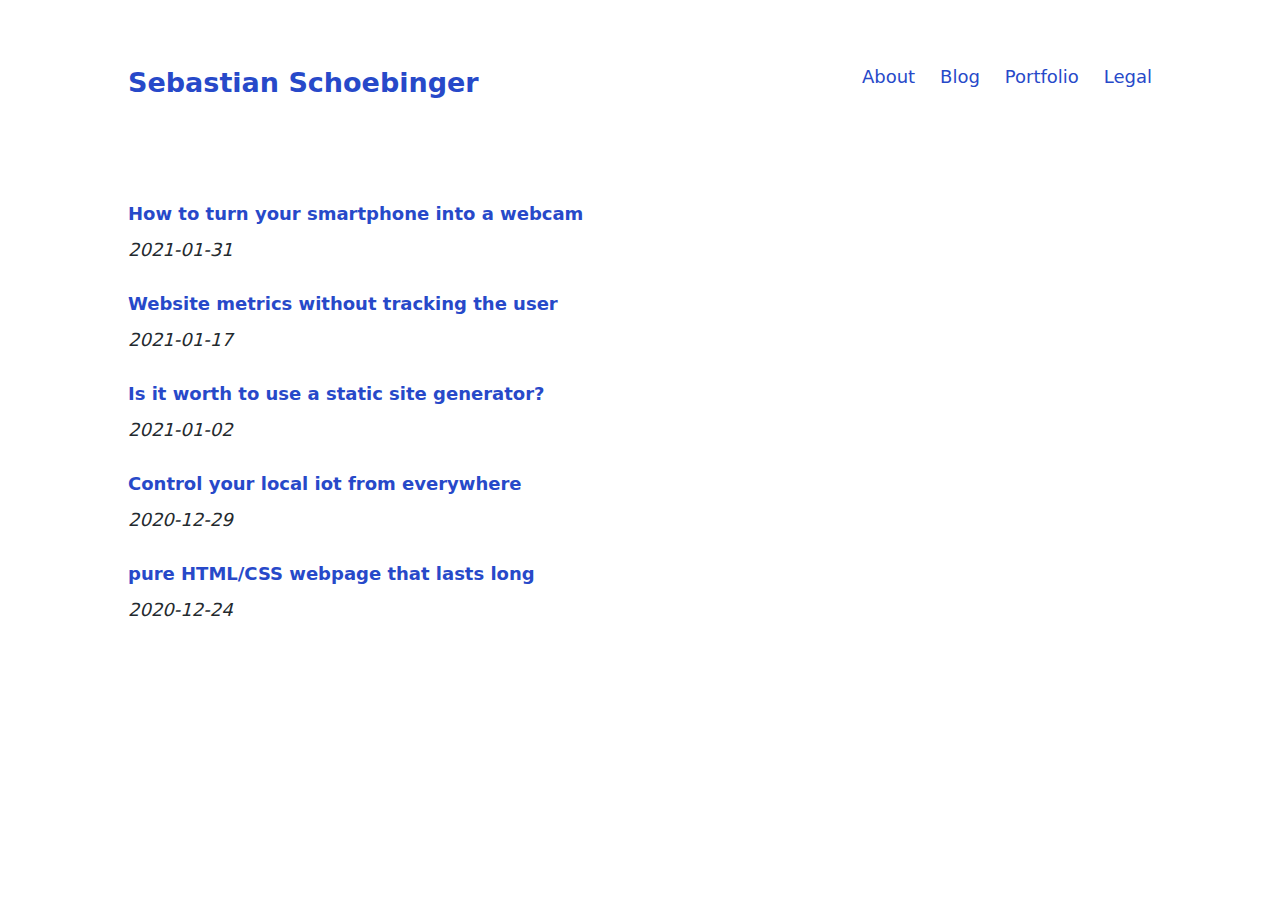
<file: index.html>
<!DOCTYPE html>
<!-- saved from url=(0014)about:internet -->
<html lang="en">
  <head>
    <meta http-equiv="Content-Type" content="text/html; charset=UTF-8" />

    <meta name="viewport" content="width=device-width,initial-scale=1" />

    <title>Sebastian Schoebinger</title>
    <meta
      name="description"
      content="Sebastian Schoebinger - Software Engineer"
    />

    <!-- Recommended minimum -->
    <meta property="og:url" content="https://sschoebinger.github.io/" />
    <meta property="og:title" content="Welcome to my blog" />
    <meta
      property="og:description"
      content="Personal blog by Sebastian Schoebinger"
    />
    <meta property="og:image" content="https://sschoebinger.github.io/img/site-image.png" />
    <meta name="twitter:card" content="summary_large_image" />

    <!-- You could also inline the stylesheet -->
    <link rel="stylesheet" href="/css/style.css" />
  
    <!-- Cloudflare Web Analytics -->
    <script defer src='https://static.cloudflareinsights.com/beacon.min.js' data-cf-beacon='{"token": "9ae4d6b60f054ae2aba7eb16f93a3f47"}'></script>
    <!-- End Cloudflare Web Analytics -->
  </head>
  <body>
    <header>
      <h1>
        <a href="/">Sebastian Schoebinger</a>
      </h1>
      <nav>
        <a href="/about">About</a>
        <a href="/">Blog</a>
        <a href="/portfolio">Portfolio</a>
        <a href="/impressum">Legal</a>
        <!-- <a href="#portfolio">Portfolio</a> -->
      </nav>
    </header>

    <main>
      <section id="home">
        <!-- HOME -->
        

<h2><a href="/posts/2021-01-31-smartphone-as-webcam/">How to turn your smartphone into a webcam</a></h2>
<em>2021-01-31</em>

<h2><a href="/posts/2021-01-17-website-metrics/">Website metrics without tracking the user</a></h2>
<em>2021-01-17</em>

<h2><a href="/posts/2021-01-02-static-site-generator/">Is it worth to use a static site generator?</a></h2>
<em>2021-01-02</em>

<h2><a href="/posts/2020-12-29-control-your-local-iot-from-everywhere/">Control your local iot from everywhere</a></h2>
<em>2020-12-29</em>

<h2><a href="/posts/2020-12-24-pure-html-css/">pure HTML/CSS webpage that lasts long</a></h2>
<em>2020-12-24</em>


      </section>
    </main>
  </body>
</html>
</file>
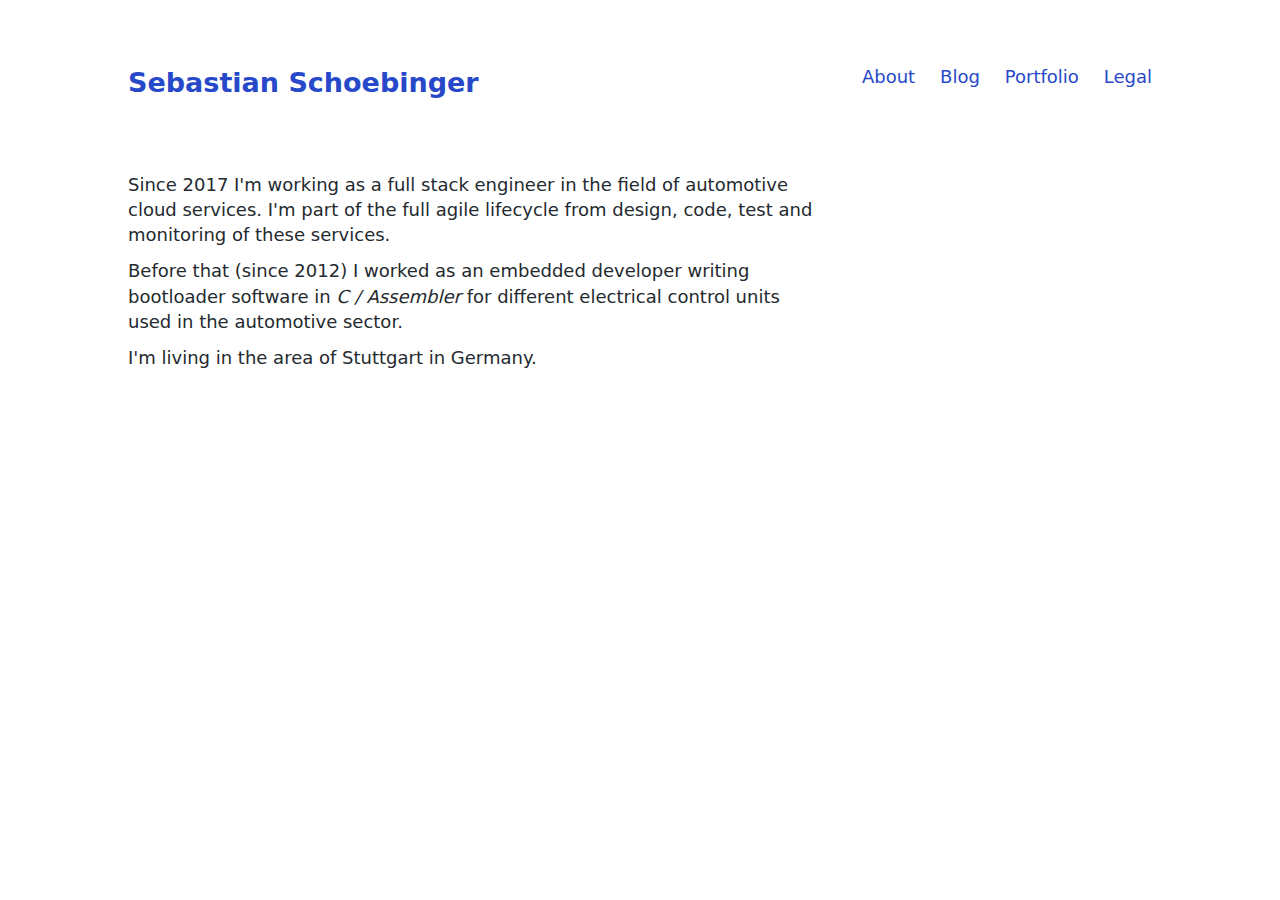
<file: about/index.html>
<!DOCTYPE html>
<!-- saved from url=(0014)about:internet -->
<html lang="en">
  <head>
    <meta http-equiv="Content-Type" content="text/html; charset=UTF-8" />

    <meta name="viewport" content="width=device-width,initial-scale=1" />

    <title>Sebastian Schoebinger</title>
    <meta
      name="description"
      content="Sebastian Schoebinger - Software Engineer"
    />

    <!-- Recommended minimum -->
    <meta property="og:url" content="https://sschoebinger.github.io/about/" />
    <meta property="og:title" content="About" />
    <meta
      property="og:description"
      content="Some words about me"
    />
    <meta property="og:image" content="https://sschoebinger.github.io/img/site-image.png" />
    <meta name="twitter:card" content="summary_large_image" />

    <!-- You could also inline the stylesheet -->
    <link rel="stylesheet" href="/css/style.css" />
  
    <!-- Cloudflare Web Analytics -->
    <script defer src='https://static.cloudflareinsights.com/beacon.min.js' data-cf-beacon='{"token": "9ae4d6b60f054ae2aba7eb16f93a3f47"}'></script>
    <!-- End Cloudflare Web Analytics -->
  </head>
  <body>
    <header>
      <h1>
        <a href="/">Sebastian Schoebinger</a>
      </h1>
      <nav>
        <a href="/about">About</a>
        <a href="/">Blog</a>
        <a href="/portfolio">Portfolio</a>
        <a href="/impressum">Legal</a>
        <!-- <a href="#portfolio">Portfolio</a> -->
      </nav>
    </header>

    <main>
      <section id="home">
        <!-- HOME -->
        
<p>
  Since 2017 I'm working as a full stack engineer in the field of automotive
  cloud services. I'm part of the full agile lifecycle from design, code, test
  and monitoring of these services.
</p>
<p>
  Before that (since 2012) I worked as an embedded developer writing bootloader
  software in <em>C / Assembler</em> for different electrical control units used
  in the automotive sector.
</p>
<p>I'm living in the area of Stuttgart in Germany.</p>

      </section>
    </main>
  </body>
</html>
</file>
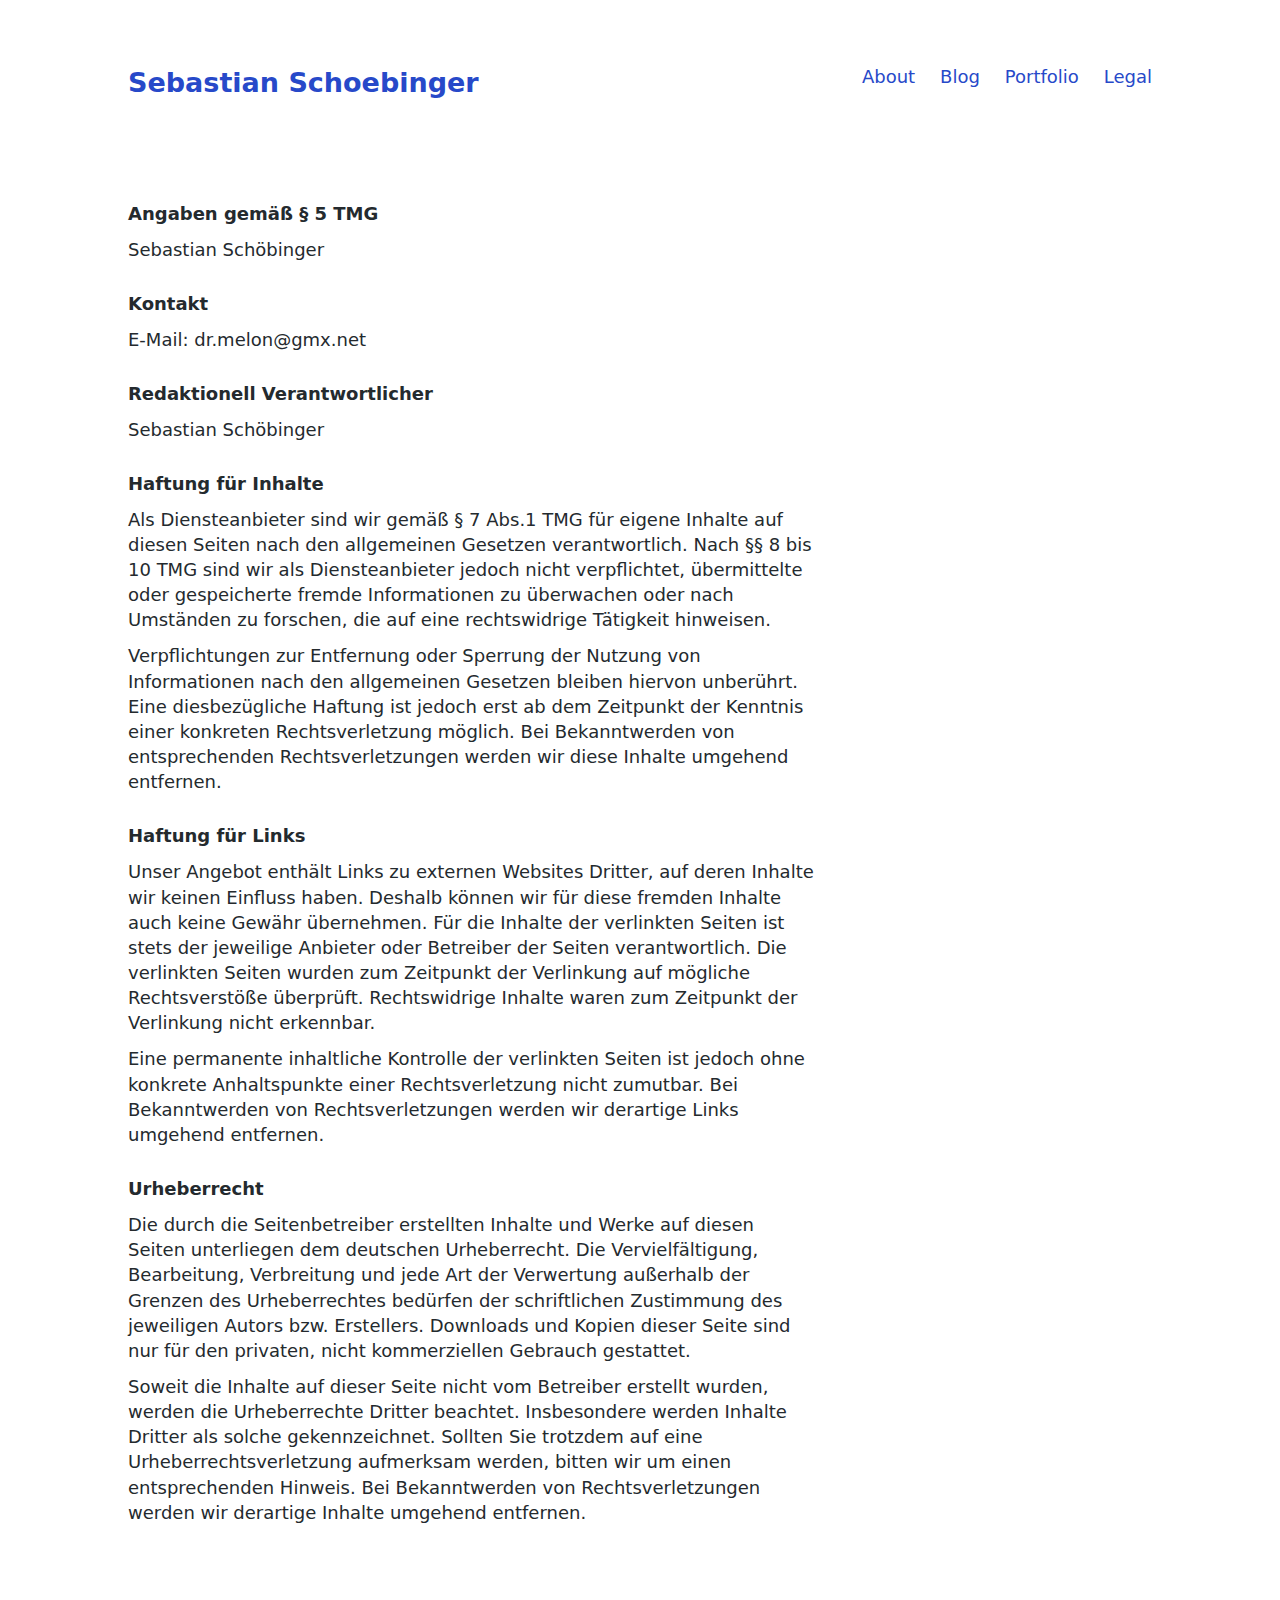
<file: impressum/index.html>
<!DOCTYPE html>
<!-- saved from url=(0014)about:internet -->
<html lang="en">
  <head>
    <meta http-equiv="Content-Type" content="text/html; charset=UTF-8" />

    <meta name="viewport" content="width=device-width,initial-scale=1" />

    <title>Sebastian Schoebinger</title>
    <meta
      name="description"
      content="Sebastian Schoebinger - Software Engineer"
    />

    <!-- Recommended minimum -->
    <meta property="og:url" content="https://sschoebinger.github.io/impressum/" />
    <meta property="og:title" content="Impressum" />
    <meta
      property="og:description"
      content="required legal text"
    />
    <meta property="og:image" content="https://sschoebinger.github.io/img/site-image.png" />
    <meta name="twitter:card" content="summary_large_image" />

    <!-- You could also inline the stylesheet -->
    <link rel="stylesheet" href="/css/style.css" />
  
    <!-- Cloudflare Web Analytics -->
    <script defer src='https://static.cloudflareinsights.com/beacon.min.js' data-cf-beacon='{"token": "9ae4d6b60f054ae2aba7eb16f93a3f47"}'></script>
    <!-- End Cloudflare Web Analytics -->
  </head>
  <body>
    <header>
      <h1>
        <a href="/">Sebastian Schoebinger</a>
      </h1>
      <nav>
        <a href="/about">About</a>
        <a href="/">Blog</a>
        <a href="/portfolio">Portfolio</a>
        <a href="/impressum">Legal</a>
        <!-- <a href="#portfolio">Portfolio</a> -->
      </nav>
    </header>

    <main>
      <section id="home">
        <!-- HOME -->
        
<h2>Angaben gem&auml;&szlig; &sect; 5 TMG</h2>
<p>Sebastian Sch&ouml;binger</p>

<h2>Kontakt</h2>
<p>E-Mail: dr.melon@gmx.net</p>

<h2>Redaktionell Verantwortlicher</h2>
<p>Sebastian Sch&ouml;binger</p>

<h3>Haftung f&uuml;r Inhalte</h3>
<p>
  Als Diensteanbieter sind wir gem&auml;&szlig; &sect; 7 Abs.1 TMG f&uuml;r
  eigene Inhalte auf diesen Seiten nach den allgemeinen Gesetzen verantwortlich.
  Nach &sect;&sect; 8 bis 10 TMG sind wir als Diensteanbieter jedoch nicht
  verpflichtet, &uuml;bermittelte oder gespeicherte fremde Informationen zu
  &uuml;berwachen oder nach Umst&auml;nden zu forschen, die auf eine
  rechtswidrige T&auml;tigkeit hinweisen.
</p>
<p>
  Verpflichtungen zur Entfernung oder Sperrung der Nutzung von Informationen
  nach den allgemeinen Gesetzen bleiben hiervon unber&uuml;hrt. Eine
  diesbez&uuml;gliche Haftung ist jedoch erst ab dem Zeitpunkt der Kenntnis
  einer konkreten Rechtsverletzung m&ouml;glich. Bei Bekanntwerden von
  entsprechenden Rechtsverletzungen werden wir diese Inhalte umgehend entfernen.
</p>
<h3>Haftung f&uuml;r Links</h3>
<p>
  Unser Angebot enth&auml;lt Links zu externen Websites Dritter, auf deren
  Inhalte wir keinen Einfluss haben. Deshalb k&ouml;nnen wir f&uuml;r diese
  fremden Inhalte auch keine Gew&auml;hr &uuml;bernehmen. F&uuml;r die Inhalte
  der verlinkten Seiten ist stets der jeweilige Anbieter oder Betreiber der
  Seiten verantwortlich. Die verlinkten Seiten wurden zum Zeitpunkt der
  Verlinkung auf m&ouml;gliche Rechtsverst&ouml;&szlig;e &uuml;berpr&uuml;ft.
  Rechtswidrige Inhalte waren zum Zeitpunkt der Verlinkung nicht erkennbar.
</p>
<p>
  Eine permanente inhaltliche Kontrolle der verlinkten Seiten ist jedoch ohne
  konkrete Anhaltspunkte einer Rechtsverletzung nicht zumutbar. Bei
  Bekanntwerden von Rechtsverletzungen werden wir derartige Links umgehend
  entfernen.
</p>
<h3>Urheberrecht</h3>
<p>
  Die durch die Seitenbetreiber erstellten Inhalte und Werke auf diesen Seiten
  unterliegen dem deutschen Urheberrecht. Die Vervielf&auml;ltigung,
  Bearbeitung, Verbreitung und jede Art der Verwertung au&szlig;erhalb der
  Grenzen des Urheberrechtes bed&uuml;rfen der schriftlichen Zustimmung des
  jeweiligen Autors bzw. Erstellers. Downloads und Kopien dieser Seite sind nur
  f&uuml;r den privaten, nicht kommerziellen Gebrauch gestattet.
</p>
<p>
  Soweit die Inhalte auf dieser Seite nicht vom Betreiber erstellt wurden,
  werden die Urheberrechte Dritter beachtet. Insbesondere werden Inhalte Dritter
  als solche gekennzeichnet. Sollten Sie trotzdem auf eine
  Urheberrechtsverletzung aufmerksam werden, bitten wir um einen entsprechenden
  Hinweis. Bei Bekanntwerden von Rechtsverletzungen werden wir derartige Inhalte
  umgehend entfernen.
</p>

      </section>
    </main>
  </body>
</html>
</file>
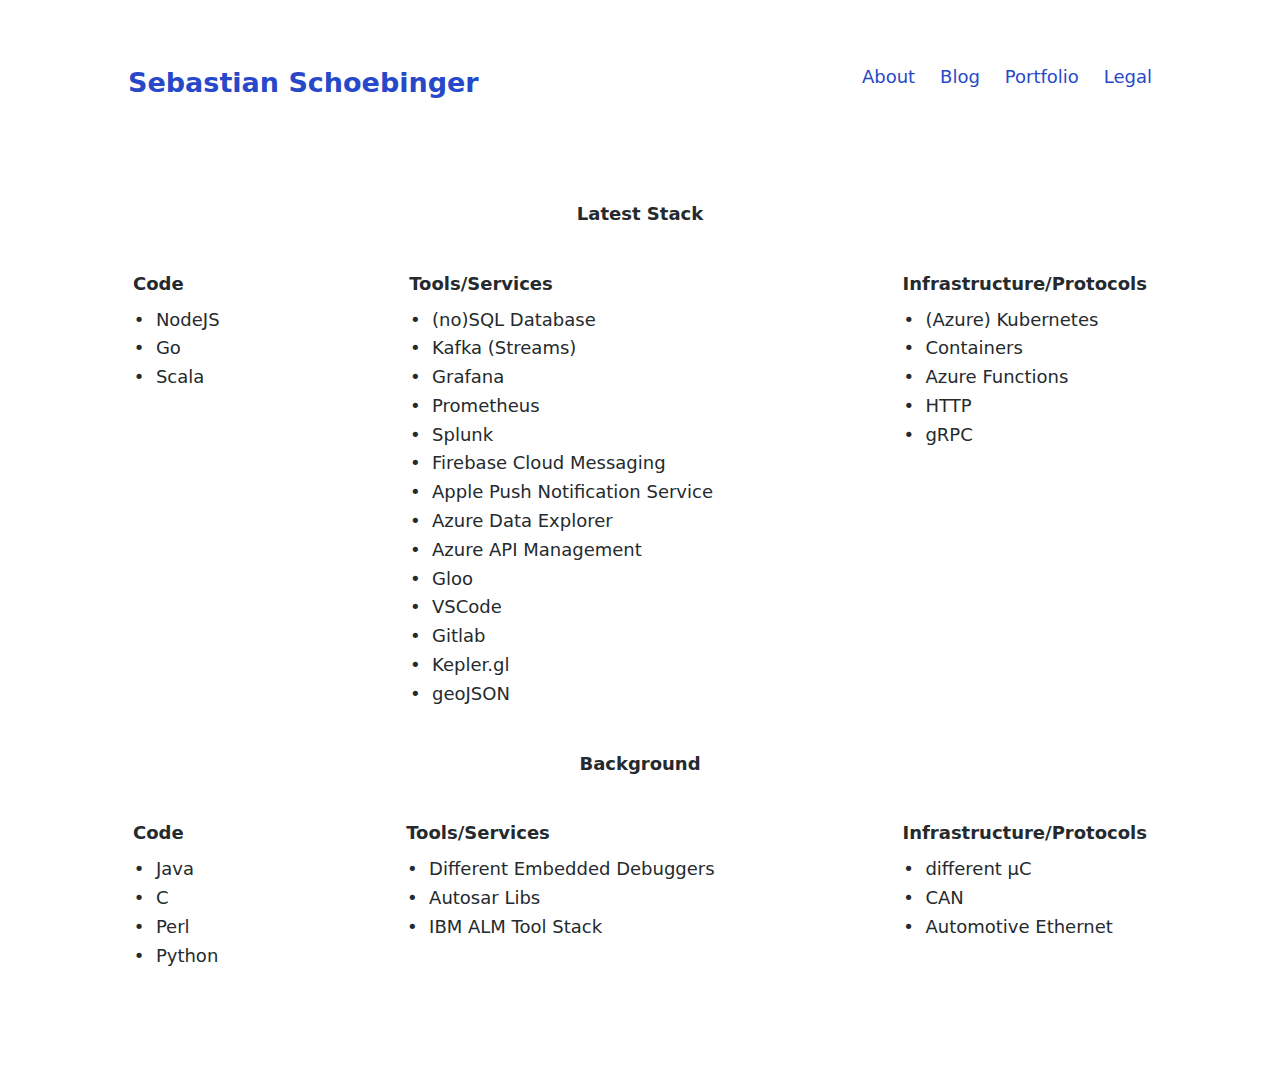
<file: portfolio/index.html>
<!DOCTYPE html>
<!-- saved from url=(0014)about:internet -->
<html lang="en">
  <head>
    <meta http-equiv="Content-Type" content="text/html; charset=UTF-8" />

    <meta name="viewport" content="width=device-width,initial-scale=1" />

    <title>Sebastian Schoebinger</title>
    <meta
      name="description"
      content="Sebastian Schoebinger - Software Engineer"
    />

    <!-- Recommended minimum -->
    <meta property="og:url" content="https://sschoebinger.github.io/portfolio/" />
    <meta property="og:title" content="Portfolio" />
    <meta
      property="og:description"
      content="Short summary of my skills"
    />
    <meta property="og:image" content="https://sschoebinger.github.io/img/site-image.png" />
    <meta name="twitter:card" content="summary_large_image" />

    <!-- You could also inline the stylesheet -->
    <link rel="stylesheet" href="/css/style.css" />
  
    <!-- Cloudflare Web Analytics -->
    <script defer src='https://static.cloudflareinsights.com/beacon.min.js' data-cf-beacon='{"token": "9ae4d6b60f054ae2aba7eb16f93a3f47"}'></script>
    <!-- End Cloudflare Web Analytics -->
  </head>
  <body>
    <header>
      <h1>
        <a href="/">Sebastian Schoebinger</a>
      </h1>
      <nav>
        <a href="/about">About</a>
        <a href="/">Blog</a>
        <a href="/portfolio">Portfolio</a>
        <a href="/impressum">Legal</a>
        <!-- <a href="#portfolio">Portfolio</a> -->
      </nav>
    </header>

    <main>
      <section id="home">
        <!-- HOME -->
        
<div class="flex-header">
  <h2>Latest Stack</h2>
</div>
<div class="flex-container">
  <div class="flex-item">
    <h3>Code</h3>
    <ul>
      <li>NodeJS</li>
      <li>Go</li>
      <li>Scala</li>
    </ul>
  </div>
  <div class="flex-item">
    <h3>Tools/Services</h3>
    <ul>
      <li>(no)SQL Database</li>
      <li>Kafka (Streams)</li>
      <li>Grafana</li>
      <li>Prometheus</li>
      <li>Splunk</li>
      <li>Firebase Cloud Messaging</li>
      <li>Apple Push Notification Service</li>
      <li>Azure Data Explorer</li>
      <li>Azure API Management</li>
      <li>Gloo</li>
      <li>VSCode</li>
      <li>Gitlab</li>
      <li>Kepler.gl</li>
      <li>geoJSON</li>
    </ul>
  </div>
  <div class="flex-item">
    <h3>Infrastructure/Protocols</h3>
    <ul>
      <li>(Azure) Kubernetes</li>
      <li>Containers</li>
      <li>Azure Functions</li>
      <li>HTTP</li>
      <li>gRPC</li>
    </ul>
  </div>
</div>
<div class="flex-header">
  <h2>Background</h2>
</div>
<div class="flex-container">
  <div class="flex-item">
    <h3>Code</h3>
    <ul>
      <li>Java</li>
      <li>C</li>
      <li>Perl</li>
      <li>Python</li>
    </ul>
  </div>
  <div class="flex-item">
    <h3>Tools/Services</h3>
    <ul>
      <li>Different Embedded Debuggers</li>
      <li>Autosar Libs</li>
      <li>IBM ALM Tool Stack</li>
    </ul>
  </div>
  <div class="flex-item">
    <h3>Infrastructure/Protocols</h3>
    <ul>
      <li>different µC</li>
      <li>CAN</li>
      <li>Automotive Ethernet</li>
    </ul>
  </div>
</div>

      </section>
    </main>
  </body>
</html>
</file>
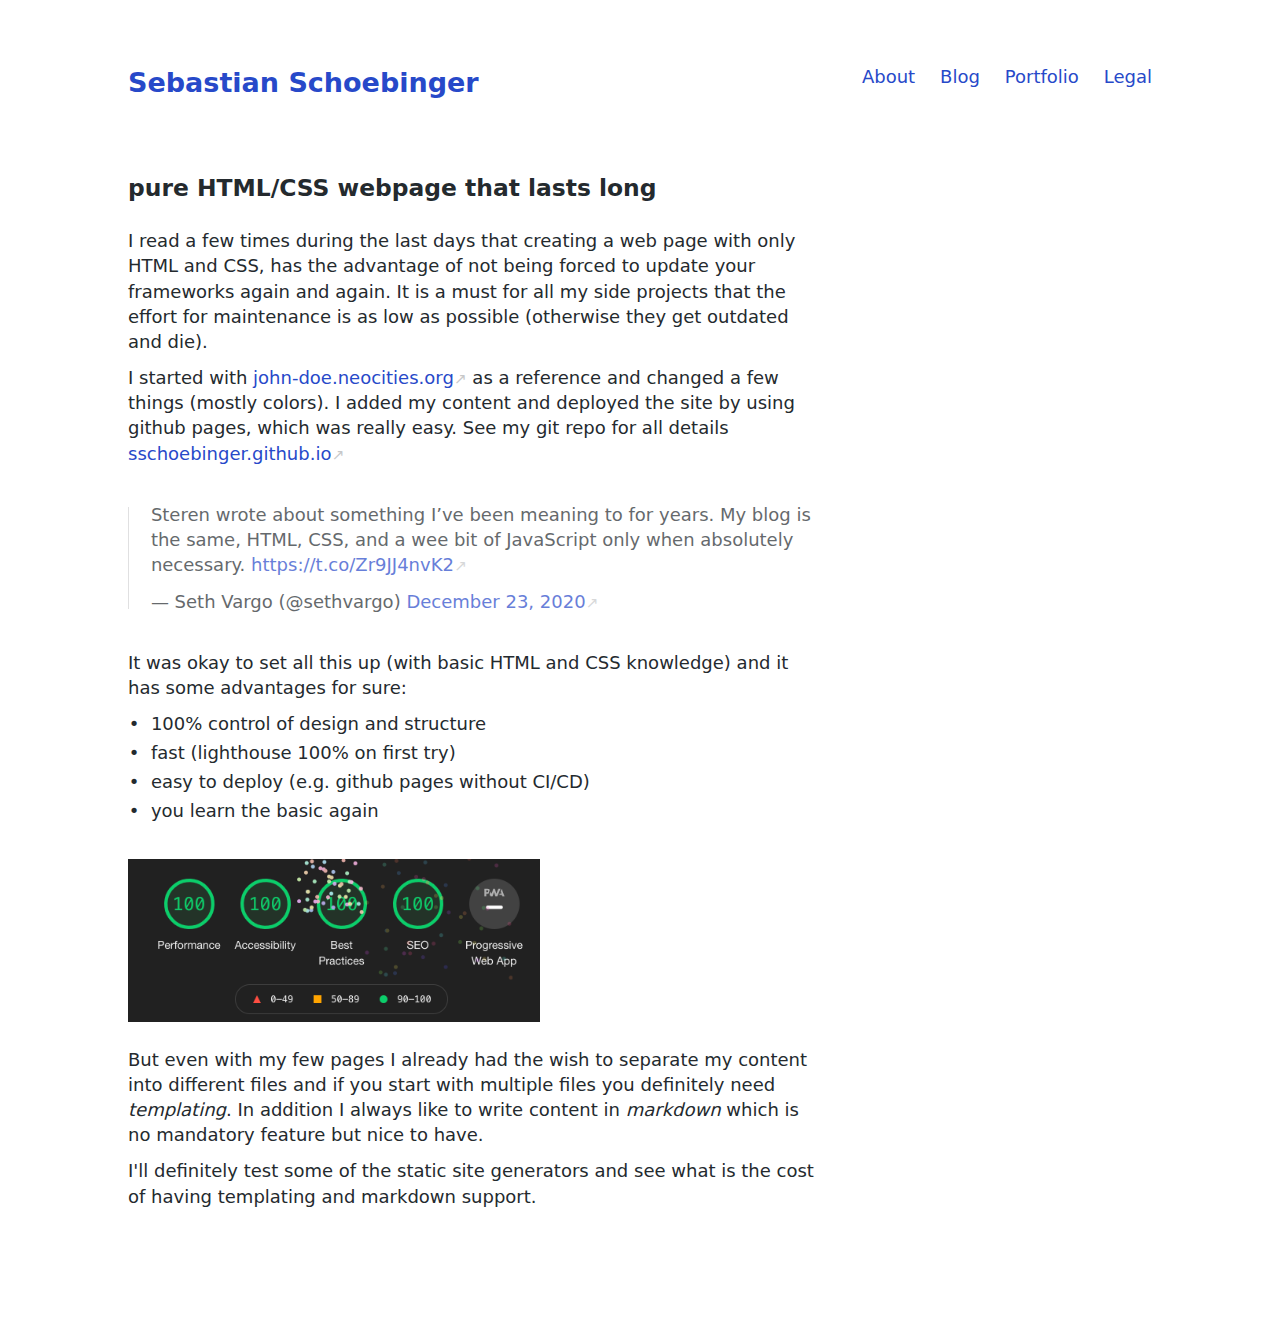
<file: posts/2020-12-24-pure-html-css/index.html>
<!DOCTYPE html>
<!-- saved from url=(0014)about:internet -->
<html lang="en">
  <head>
    <meta http-equiv="Content-Type" content="text/html; charset=UTF-8" />

    <meta name="viewport" content="width=device-width,initial-scale=1" />

    <title>Sebastian Schoebinger</title>
    <meta
      name="description"
      content="Sebastian Schoebinger - Software Engineer"
    />

    <!-- Recommended minimum -->
    <meta property="og:url" content="https://sschoebinger.github.io/posts/2020-12-24-pure-html-css/" />
    <meta property="og:title" content="pure HTML/CSS webpage that lasts long" />
    <meta
      property="og:description"
      content="how to build simple website with HTML and CSS only (and how it went)"
    />
    <meta property="og:image" content="https://sschoebinger.github.io/img/site-image.png" />
    <meta name="twitter:card" content="summary_large_image" />

    <!-- You could also inline the stylesheet -->
    <link rel="stylesheet" href="/css/style.css" />
  
    <!-- Cloudflare Web Analytics -->
    <script defer src='https://static.cloudflareinsights.com/beacon.min.js' data-cf-beacon='{"token": "9ae4d6b60f054ae2aba7eb16f93a3f47"}'></script>
    <!-- End Cloudflare Web Analytics -->
  </head>
  <body>
    <header>
      <h1>
        <a href="/">Sebastian Schoebinger</a>
      </h1>
      <nav>
        <a href="/about">About</a>
        <a href="/">Blog</a>
        <a href="/portfolio">Portfolio</a>
        <a href="/impressum">Legal</a>
        <!-- <a href="#portfolio">Portfolio</a> -->
      </nav>
    </header>

    <main>
      <section id="home">
        <!-- HOME -->
        
<article>
    <h1>pure HTML/CSS webpage that lasts long</h1>

    <p>I read a few times during the last days that creating a web page with <strong>only HTML and CSS</strong>, has the advantage of not being forced to update your frameworks again and again. It is a must for all my side projects that the effort for maintenance is as low as possible (otherwise they get outdated and die).</p>
<p>I started with <a href="%22https://john-doe.neocities.org/">john-doe.neocities.org</a> as a reference and changed a few things (mostly colors). I added my content and deployed the site by using github pages, which was really easy. See my git repo for all details <a href="https://github.com/sschoebinger/sschoebinger.github.io/tree/36995863bcb29a2ee526545c4217249136165d34">sschoebinger.github.io</a></p>
<br/>
<blockquote class="twitter-tweet">
  <p lang="en" dir="ltr">
    Steren wrote about something I’ve been meaning to for years. My blog is the
    same, HTML, CSS, and a wee bit of JavaScript only when absolutely necessary.
    <a href="https://t.co/Zr9JJ4nvK2">https://t.co/Zr9JJ4nvK2</a>
  </p>
  &mdash; Seth Vargo (@sethvargo)
  <a
    href="https://twitter.com/sethvargo/status/1341883882786992131?ref_src=twsrc%5Etfw"
    >December 23, 2020</a
  >
</blockquote>
<script
  async
  src="https://platform.twitter.com/widgets.js"
  charset="utf-8"
></script>
<br/>
<p>It was okay to set all this up (with basic HTML and CSS knowledge) and it has some advantages for sure:</p>
<ul>
<li>100% control of design and structure</li>
<li>fast (lighthouse 100% on first try)</li>
<li>easy to deploy (e.g. github pages without CI/CD)</li>
<li>you learn the basic again</li>
</ul>
<br/>
<img src="/img/2020-12-24-lighthouse.png" alt="lighthouse 100%" style="width: 60%;" loading="lazy">
<br/>
<p>But even with my few pages I already had the wish to <strong>separate my content into different files</strong> and if you start with multiple files you definitely need <em>templating</em>. In addition I always like to write content in <em>markdown</em> which is no mandatory feature but nice to have.</p>
<p><strong>I'll definitely test some of the static site generators and see what is the cost of having templating and markdown support.</strong></p>

</article>
      </section>
    </main>
  </body>
</html>
</file>
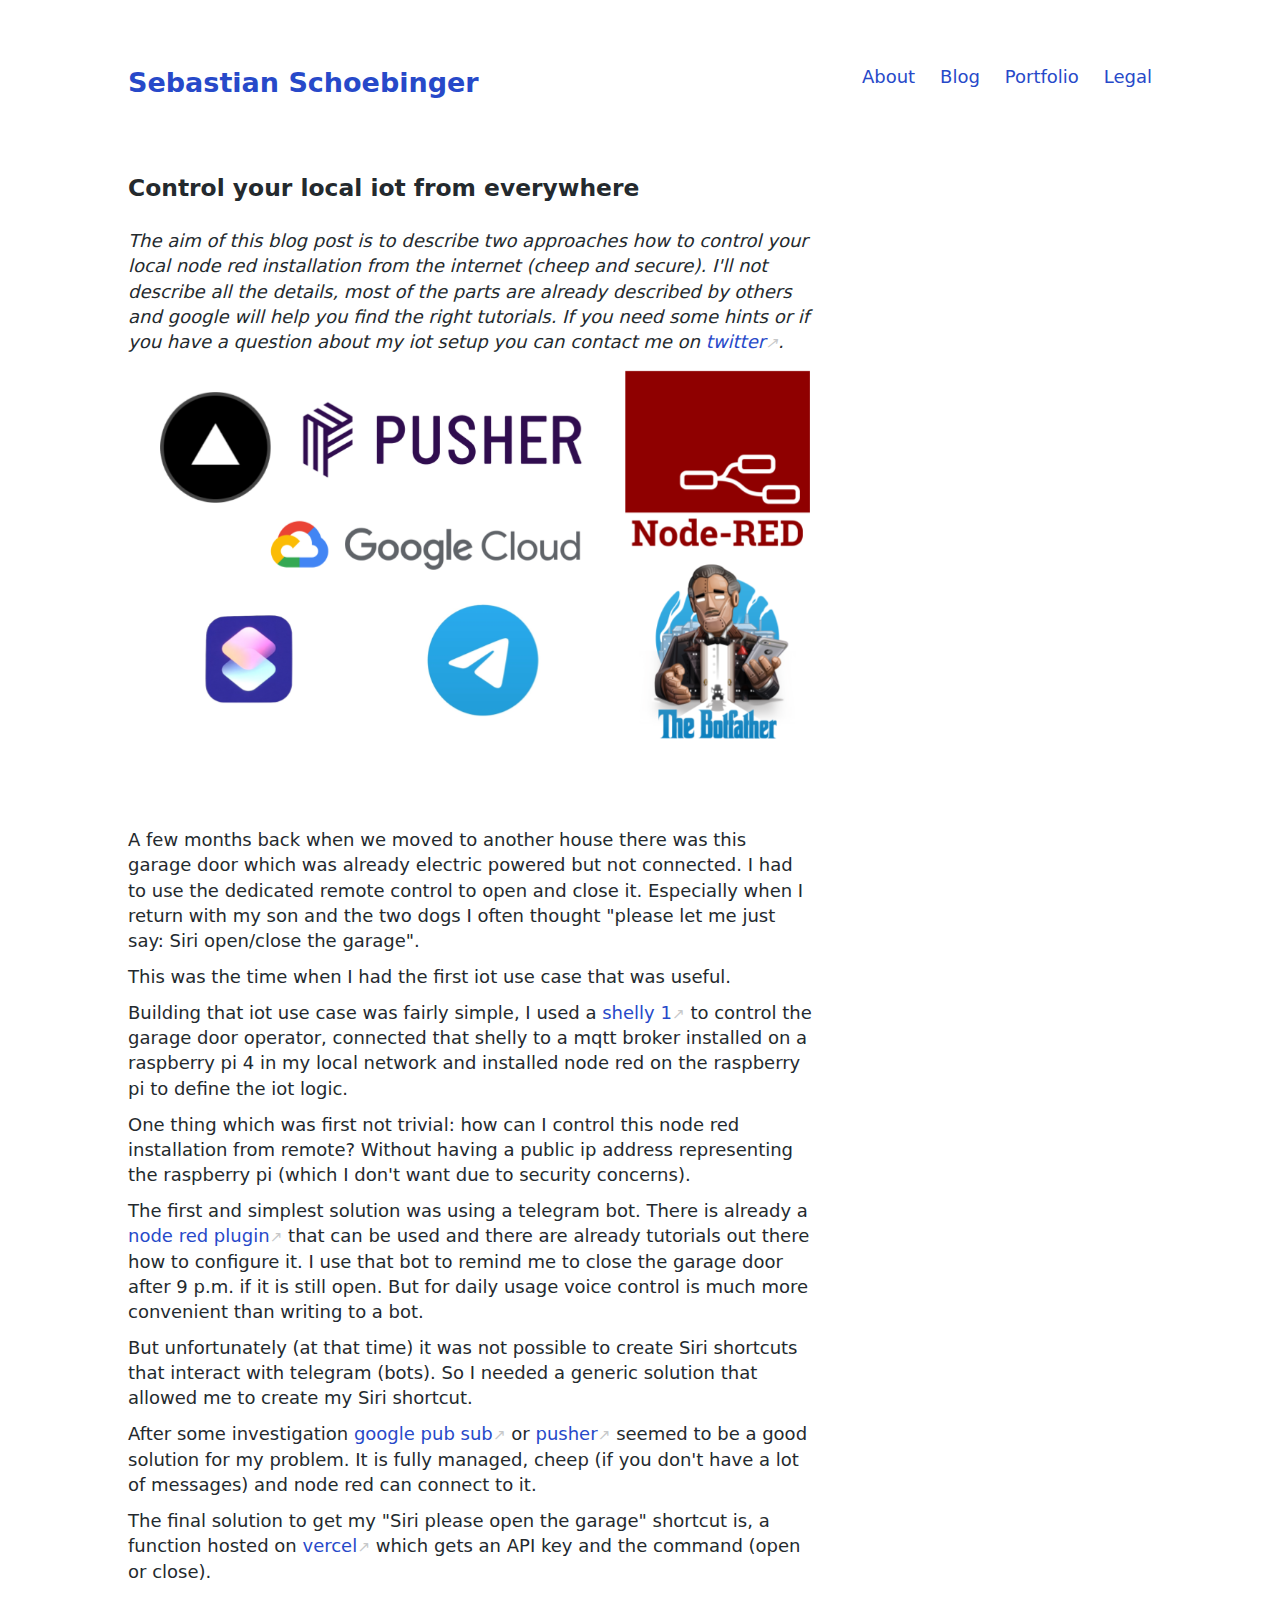
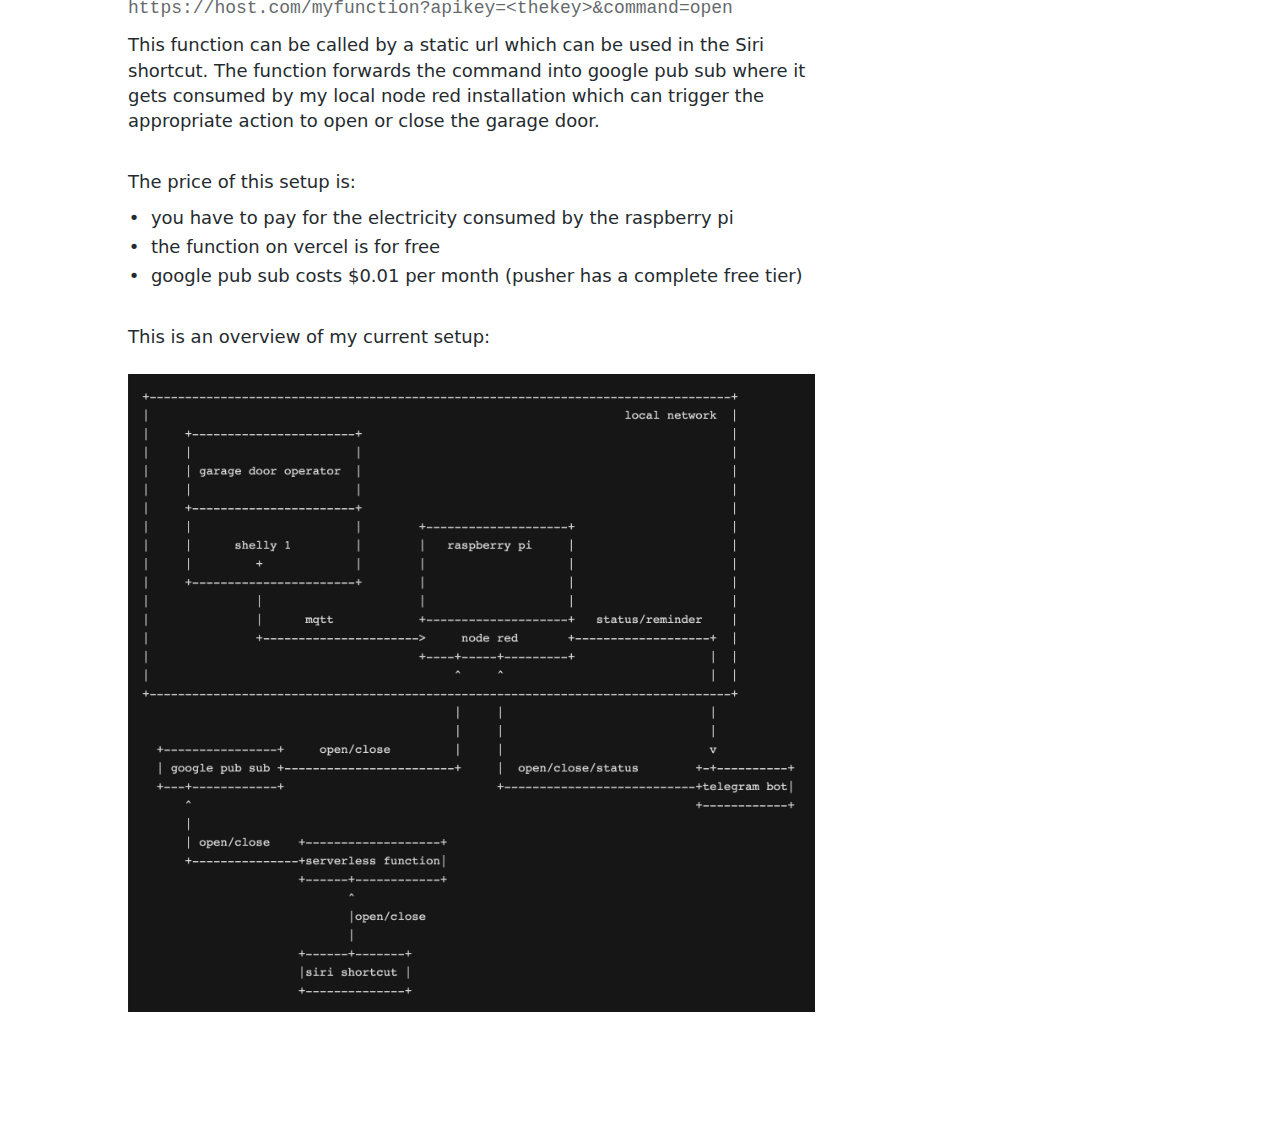
<file: posts/2020-12-29-control-your-local-iot-from-everywhere/index.html>
<!DOCTYPE html>
<!-- saved from url=(0014)about:internet -->
<html lang="en">
  <head>
    <meta http-equiv="Content-Type" content="text/html; charset=UTF-8" />

    <meta name="viewport" content="width=device-width,initial-scale=1" />

    <title>Sebastian Schoebinger</title>
    <meta
      name="description"
      content="Sebastian Schoebinger - Software Engineer"
    />

    <!-- Recommended minimum -->
    <meta property="og:url" content="https://sschoebinger.github.io/posts/2020-12-29-control-your-local-iot-from-everywhere/" />
    <meta property="og:title" content="Control your local iot from everywhere" />
    <meta
      property="og:description"
      content="Describes two approaches how to control your local node red installation from the internet (cheep and secure)"
    />
    <meta property="og:image" content="https://sschoebinger.github.io/img/site-image.png" />
    <meta name="twitter:card" content="summary_large_image" />

    <!-- You could also inline the stylesheet -->
    <link rel="stylesheet" href="/css/style.css" />
  
    <!-- Cloudflare Web Analytics -->
    <script defer src='https://static.cloudflareinsights.com/beacon.min.js' data-cf-beacon='{"token": "9ae4d6b60f054ae2aba7eb16f93a3f47"}'></script>
    <!-- End Cloudflare Web Analytics -->
  </head>
  <body>
    <header>
      <h1>
        <a href="/">Sebastian Schoebinger</a>
      </h1>
      <nav>
        <a href="/about">About</a>
        <a href="/">Blog</a>
        <a href="/portfolio">Portfolio</a>
        <a href="/impressum">Legal</a>
        <!-- <a href="#portfolio">Portfolio</a> -->
      </nav>
    </header>

    <main>
      <section id="home">
        <!-- HOME -->
        
<article>
    <h1>Control your local iot from everywhere</h1>

    <p><em>The aim of this blog post is to describe two approaches how to control your local node red installation from the internet (cheep and secure). I'll not describe all the details, most of the parts are already described by others and google will help you find the right tutorials. If you need some hints or if you have a question about my iot setup you can contact me on <a href="https://twitter.com/sschoebi">twitter</a>.</em></p>
<img src="/img/2020-12-29-iot-from-everywhere.png" alt="control your local iot from everywhere" style="width: 100%;" loading="lazy">
<br/>
<br/>
<br/>
<p>A few months back when we moved to another house there was this garage door which was already electric powered but not connected. I had to use the dedicated remote control to open and close it. Especially when I return with my son and the two dogs I often thought &quot;please let me just say: Siri open/close the garage&quot;.</p>
<p><strong>This was the time when I had the first iot use case that was useful.</strong></p>
<p>Building that iot use case was fairly simple, I used a <a href="https://shelly.cloud/products/shelly-1-smart-home-automation-relay/">shelly 1</a> to control the garage door operator, connected that shelly to a mqtt broker installed on a raspberry pi 4 in my local network and installed node red on the raspberry pi to define the iot logic.</p>
<p>One thing which was first not trivial: <strong>how can I control this node red installation from remote?</strong> Without having a public ip address representing the raspberry pi (which I don't want due to security concerns).</p>
<p>The first and simplest solution was using a telegram bot. There is already a <a href="https://flows.nodered.org/node/node-red-contrib-telegrambot">node red plugin</a> that can be used and there are already tutorials out there how to configure it. I use that bot to remind me to close the garage door after 9 p.m. if it is still open. But for daily usage voice control is much more convenient than writing to a bot.</p>
<p>But unfortunately (at that time) it was not possible to create Siri shortcuts that interact with telegram (bots). <strong>So I needed a generic solution that allowed me to create my Siri shortcut.</strong></p>
<p>After some investigation <a href="https://cloud.google.com/pubsub/docs/overview">google pub sub</a> or <a href="https://pusher.com/">pusher</a> seemed to be a good solution for my problem. It is fully managed, cheep (if you don't have a lot of messages) and node red can connect to it.</p>
<p>The final solution to get my &quot;Siri please open the garage&quot; shortcut is, a function hosted on <a href="https://vercel.com/dashboard">vercel</a> which gets an API key and the command (open or close).</p>
<p><code>https://host.com/myfunction?apikey=&lt;thekey&gt;&amp;command=open</code></p>
<p>This function can be called by a static url which can be used in the Siri shortcut. The function forwards the command into google pub sub where it gets consumed by my local node red installation which can trigger the appropriate action to open or close the garage door.</p>
<br/>
<p>The price of this setup is:</p>
<ul>
<li>you have to pay for the electricity consumed by the raspberry pi</li>
<li>the function on vercel is for free</li>
<li>google pub sub costs $0.01 per month (pusher has a complete free tier)</li>
</ul>
<br/>
This is an overview of my current setup:
<br/>
<br/>
<img src="/img/2020-12-29-node-red-diagram.png" alt="my iot setup" style="width: 100%;" loading="lazy">

</article>
      </section>
    </main>
  </body>
</html>
</file>
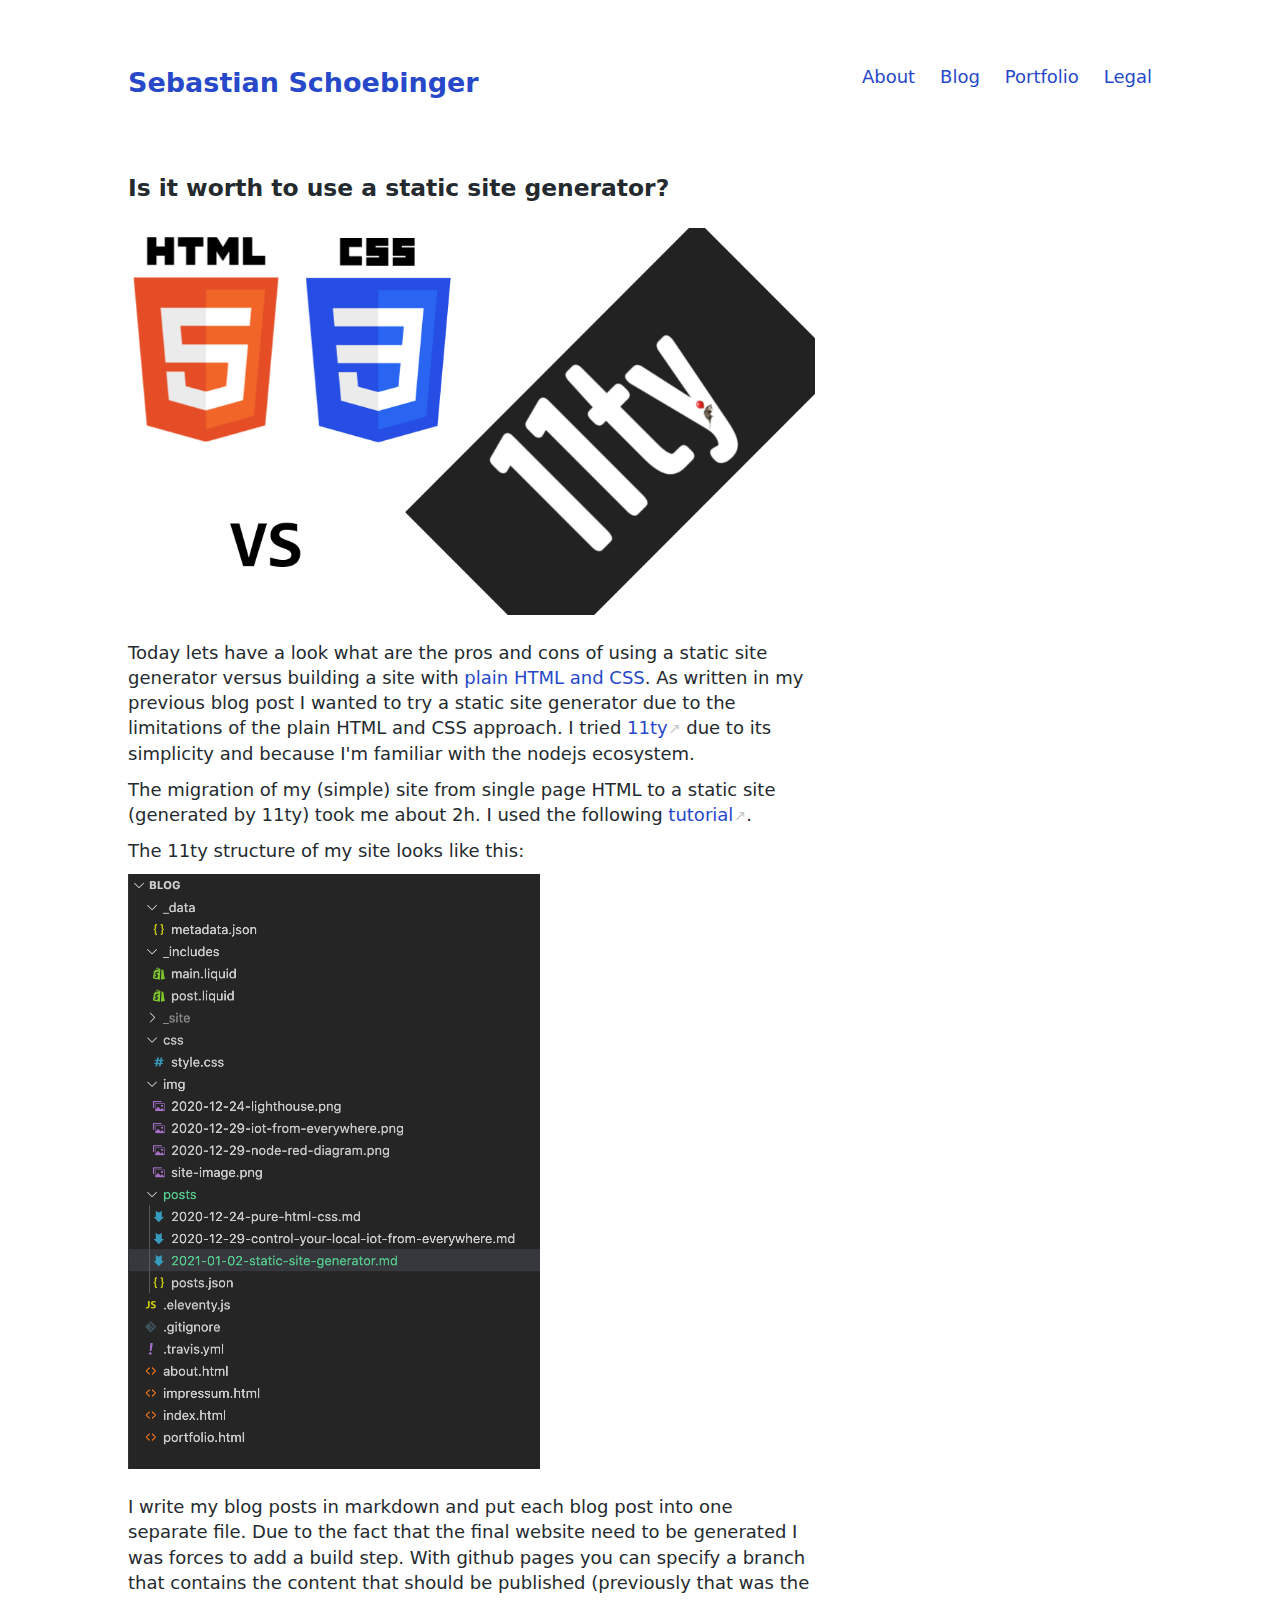
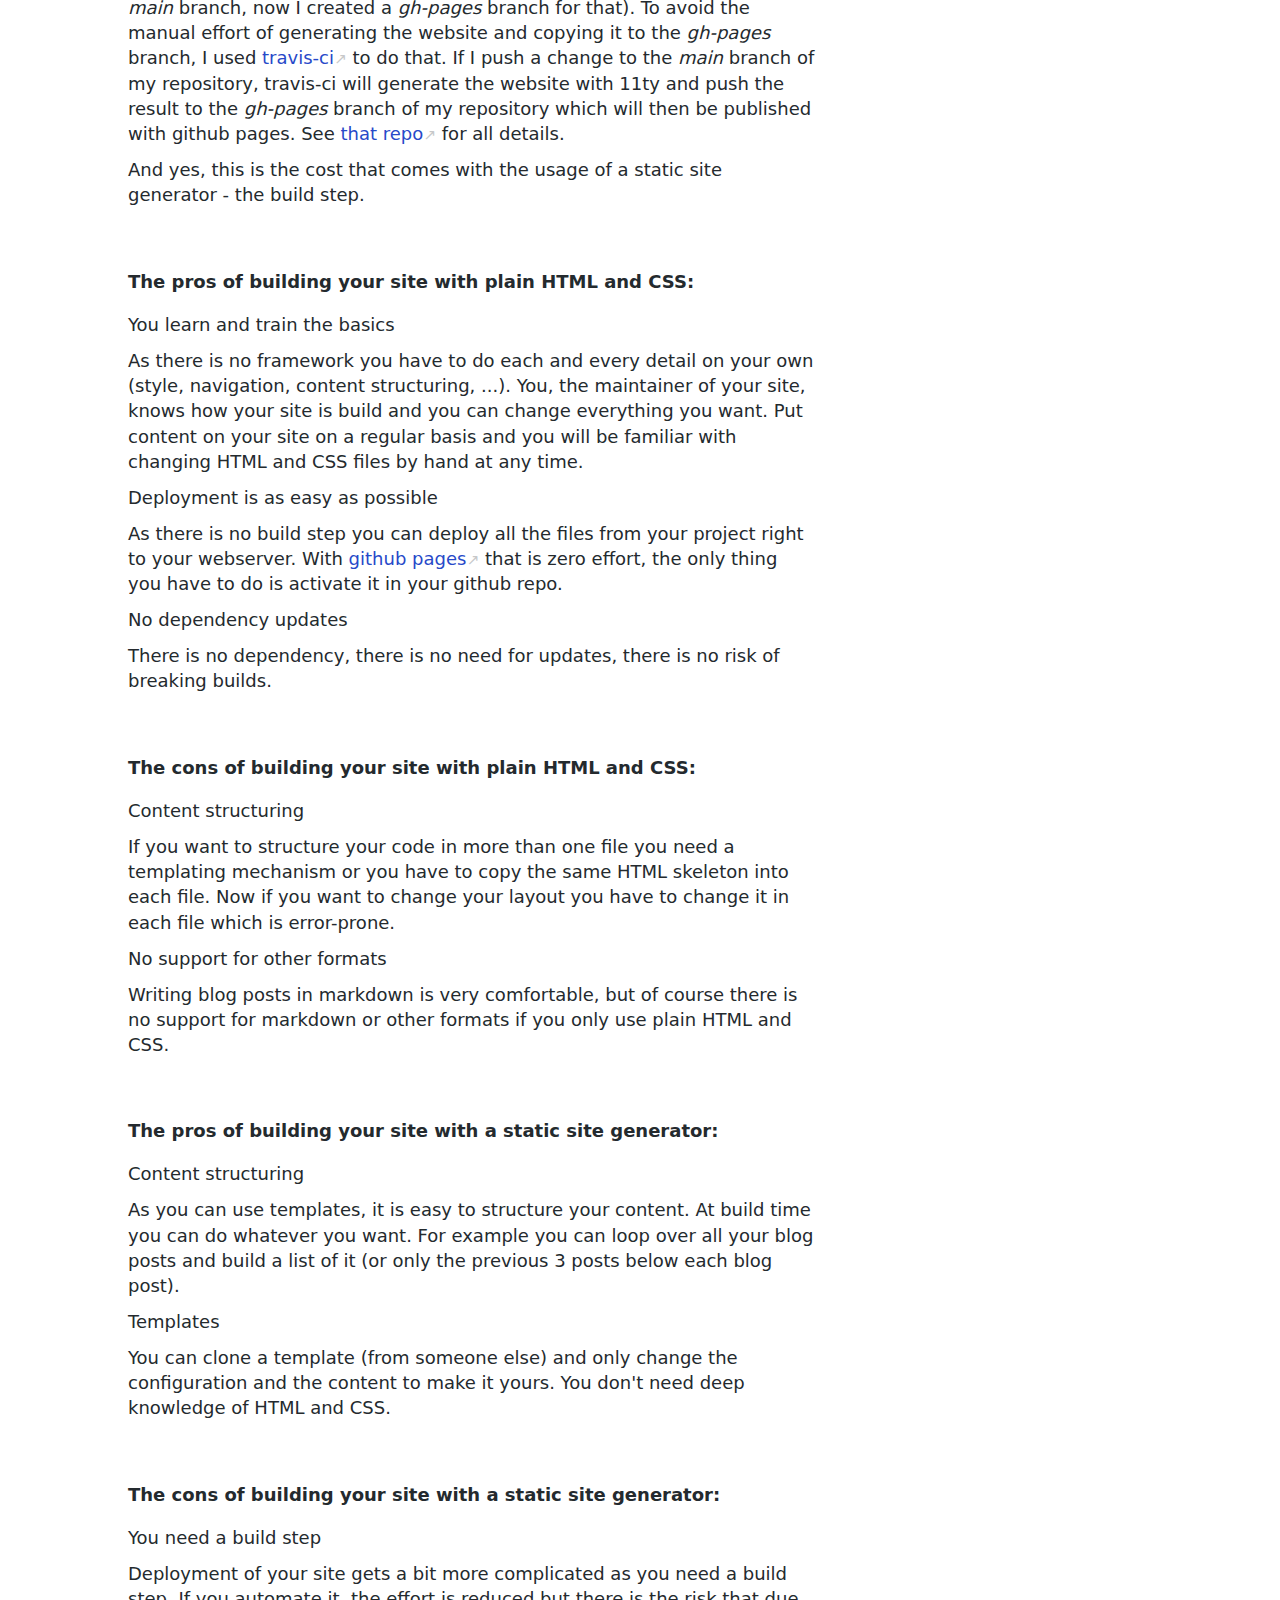
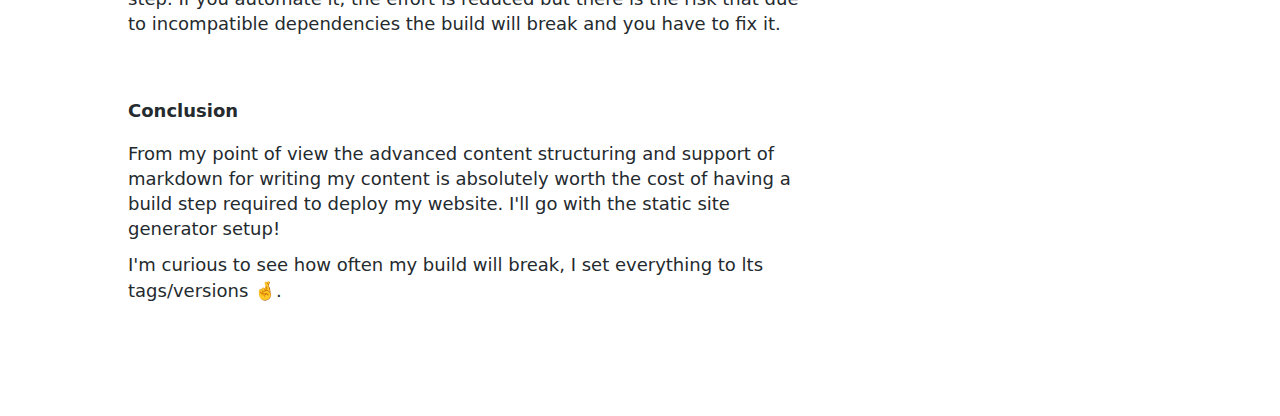
<file: posts/2021-01-02-static-site-generator/index.html>
<!DOCTYPE html>
<!-- saved from url=(0014)about:internet -->
<html lang="en">
  <head>
    <meta http-equiv="Content-Type" content="text/html; charset=UTF-8" />

    <meta name="viewport" content="width=device-width,initial-scale=1" />

    <title>Sebastian Schoebinger</title>
    <meta
      name="description"
      content="Sebastian Schoebinger - Software Engineer"
    />

    <!-- Recommended minimum -->
    <meta property="og:url" content="https://sschoebinger.github.io/posts/2021-01-02-static-site-generator/" />
    <meta property="og:title" content="Is it worth to use a static site generator?" />
    <meta
      property="og:description"
      content="pros and cons of using a static site generator vs plain HTML and CSS"
    />
    <meta property="og:image" content="https://sschoebinger.github.io/img/site-image.png" />
    <meta name="twitter:card" content="summary_large_image" />

    <!-- You could also inline the stylesheet -->
    <link rel="stylesheet" href="/css/style.css" />
  
    <!-- Cloudflare Web Analytics -->
    <script defer src='https://static.cloudflareinsights.com/beacon.min.js' data-cf-beacon='{"token": "9ae4d6b60f054ae2aba7eb16f93a3f47"}'></script>
    <!-- End Cloudflare Web Analytics -->
  </head>
  <body>
    <header>
      <h1>
        <a href="/">Sebastian Schoebinger</a>
      </h1>
      <nav>
        <a href="/about">About</a>
        <a href="/">Blog</a>
        <a href="/portfolio">Portfolio</a>
        <a href="/impressum">Legal</a>
        <!-- <a href="#portfolio">Portfolio</a> -->
      </nav>
    </header>

    <main>
      <section id="home">
        <!-- HOME -->
        
<article>
    <h1>Is it worth to use a static site generator?</h1>

    <img src="/img/2020-01-02-html-css-vs-11ty.png" alt="html/css vs 11ty" style="width: 100%;" loading="lazy">
<br/>
<p>Today lets have a look what are the pros and cons of using a static site generator versus building a site with <a href="/posts/2020-12-24-pure-html-css">plain HTML and CSS</a>. As written in my previous blog post I wanted to try a static site generator due to the limitations of the plain HTML and CSS approach. I tried <a href="https://www.11ty.dev/">11ty</a> due to its simplicity and because I'm familiar with the nodejs ecosystem.</p>
<p>The migration of my (simple) site from single page HTML to a static site (generated by 11ty) took me about 2h. I used the following <a href="https://www.filamentgroup.com/lab/build-a-blog/">tutorial</a>.</p>
<p>The 11ty structure of my site looks like this:</p>
<img src="/img/2021-01-02-structure.png" alt="structure of my site with 11ty" style="width: 60%;" loading="lazy">
<br/>
<p>I write my blog posts in markdown and put each blog post into one separate file.
Due to the fact that the final website need to be generated I was forces to add a build step. With github pages you can specify a branch that contains the content that should be published (previously that was the <em>main</em> branch, now I created a <em>gh-pages</em> branch for that). To avoid the manual effort of generating the website and copying it to the <em>gh-pages</em> branch, I used <a href="https://travis-ci.com/">travis-ci</a> to do that. If I push a change to the <em>main</em> branch of my repository, travis-ci will generate the website with 11ty and push the result to the <em>gh-pages</em> branch of my repository which will then be published with github pages. See <a href="https://github.com/sschoebinger/sschoebinger.github.io">that repo</a> for all details.</p>
<p>And yes, this is the cost that comes with the usage of a static site generator - <strong>the build step</strong>.</p>
<br/>
<br/>
<h2>The pros of building your site with plain HTML and CSS:</h2>
<p><strong>You learn and train the basics</strong></p>
<p>As there is no framework you have to do each and every detail on your own (style, navigation, content structuring, ...).
You, the maintainer of your site, knows how your site is build and you can change everything you want. Put content on your site on a regular basis and you will be familiar with changing HTML and CSS files by hand at any time.</p>
<p><strong>Deployment is as easy as possible</strong></p>
<p>As there is no build step you can deploy all the files from your project right to your webserver.
With <a href="https://pages.github.com/">github pages</a> that is zero effort, the only thing you have to do is activate it in your github repo.</p>
<p><strong>No dependency updates</strong></p>
<p>There is no dependency, there is no need for updates, there is no risk of breaking builds.</p>
<br/>
<br/>
<h2>The cons of building your site with plain HTML and CSS:</h2>
<p><strong>Content structuring</strong></p>
<p>If you want to structure your code in more than one file you need a templating mechanism or you have to copy the same HTML skeleton into each file.
Now if you want to change your layout you have to change it in each file which is error-prone.</p>
<p><strong>No support for other formats</strong></p>
<p>Writing blog posts in markdown is very comfortable, but of course there is no support for markdown or other formats if you only use plain HTML and CSS.</p>
<br/>
<br/>
<h2>The pros of building your site with a static site generator:</h2>
<p><strong>Content structuring</strong></p>
<p>As you can use templates, it is easy to structure your content. At build time you can do whatever you want. For example you can loop over all your blog posts and build a list of it (or only the previous 3 posts below each blog post).</p>
<p><strong>Templates</strong></p>
<p>You can clone a template (from someone else) and only change the configuration and the content to make it yours. You don't need deep knowledge of HTML and CSS.</p>
<br/>
<br/>
<h2>The cons of building your site with a static site generator:</h2>
<p><strong>You need a build step</strong></p>
<p>Deployment of your site gets a bit more complicated as you need a build step. If you automate it, the effort is reduced but there is the risk that due to incompatible dependencies the build will break and you have to fix it.</p>
<br/>
<br/>
<h2>Conclusion</h2>
<p>From my point of view the advanced content structuring and support of markdown for writing my content is absolutely worth the cost of having a build step required to deploy my website. I'll go with the static site generator setup!</p>
<p>I'm curious to see how often my build will break, I set everything to lts tags/versions 🤞.</p>

</article>
      </section>
    </main>
  </body>
</html>
</file>
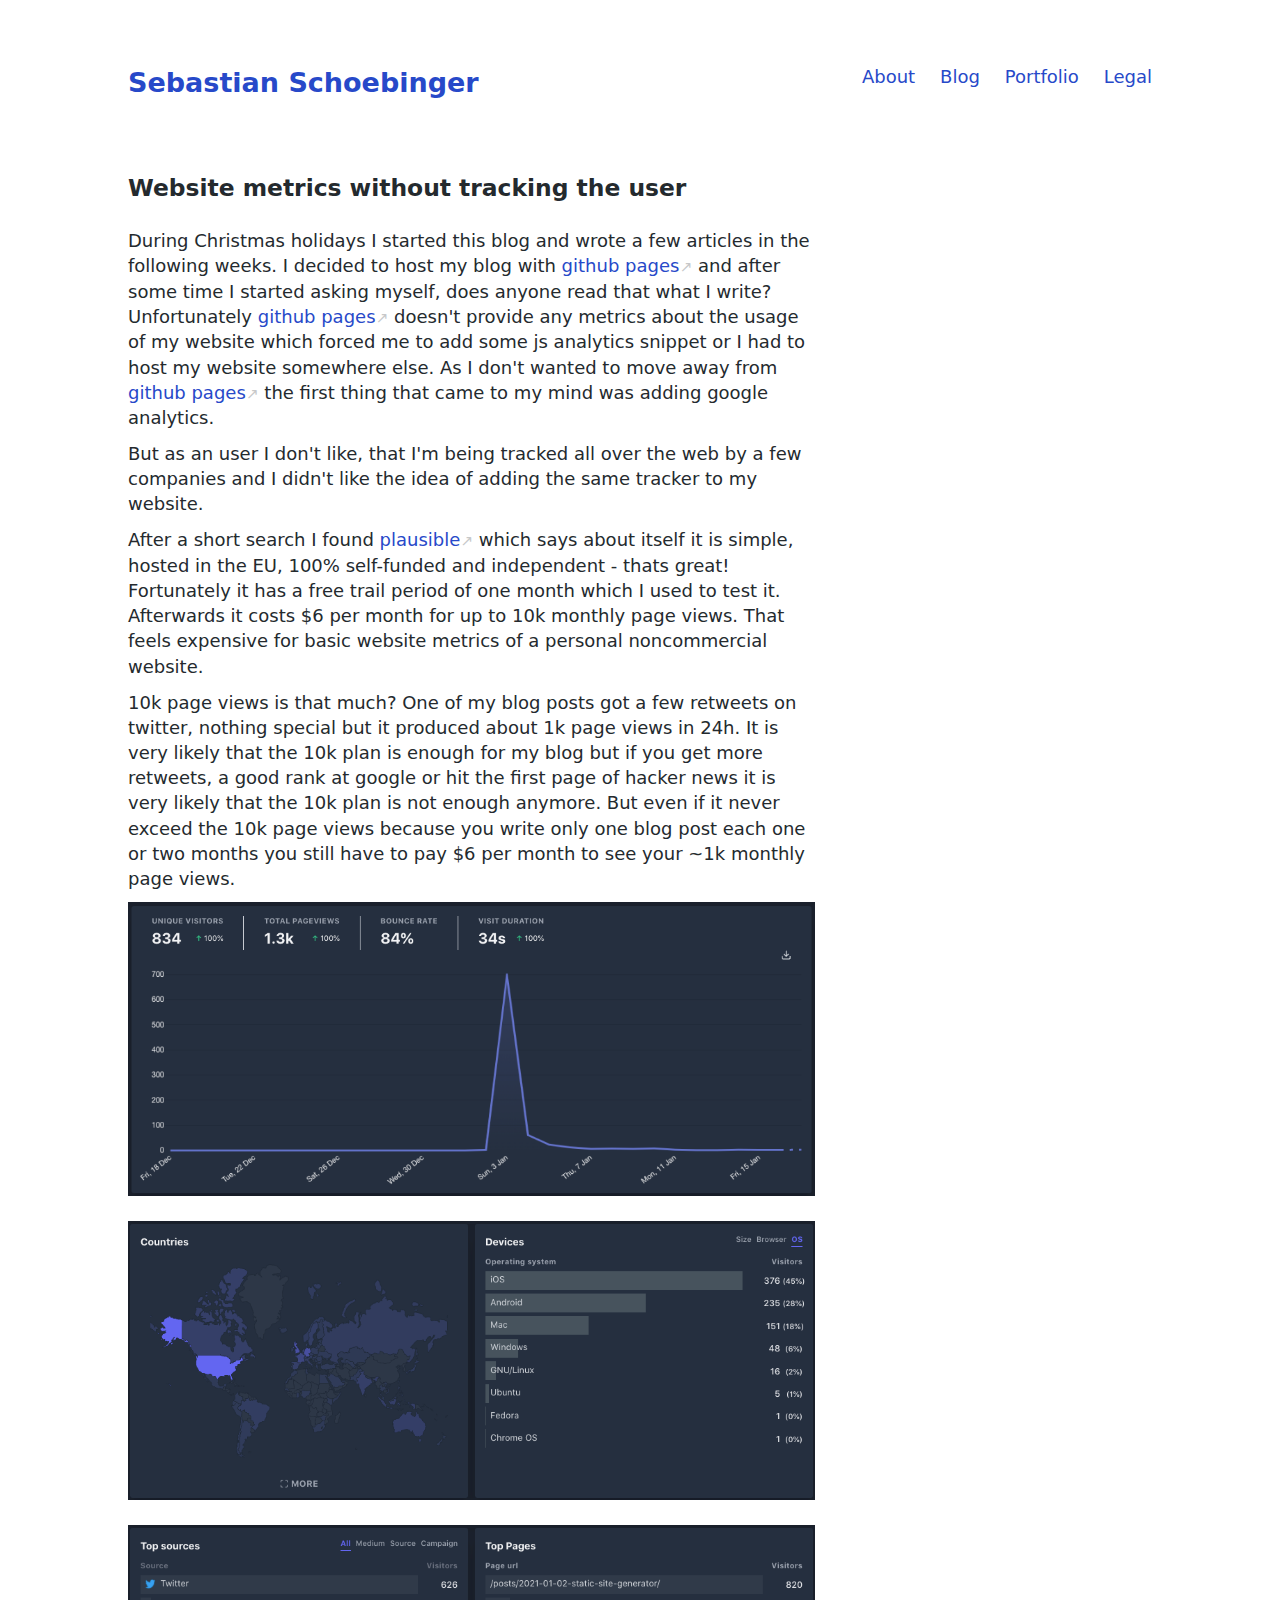
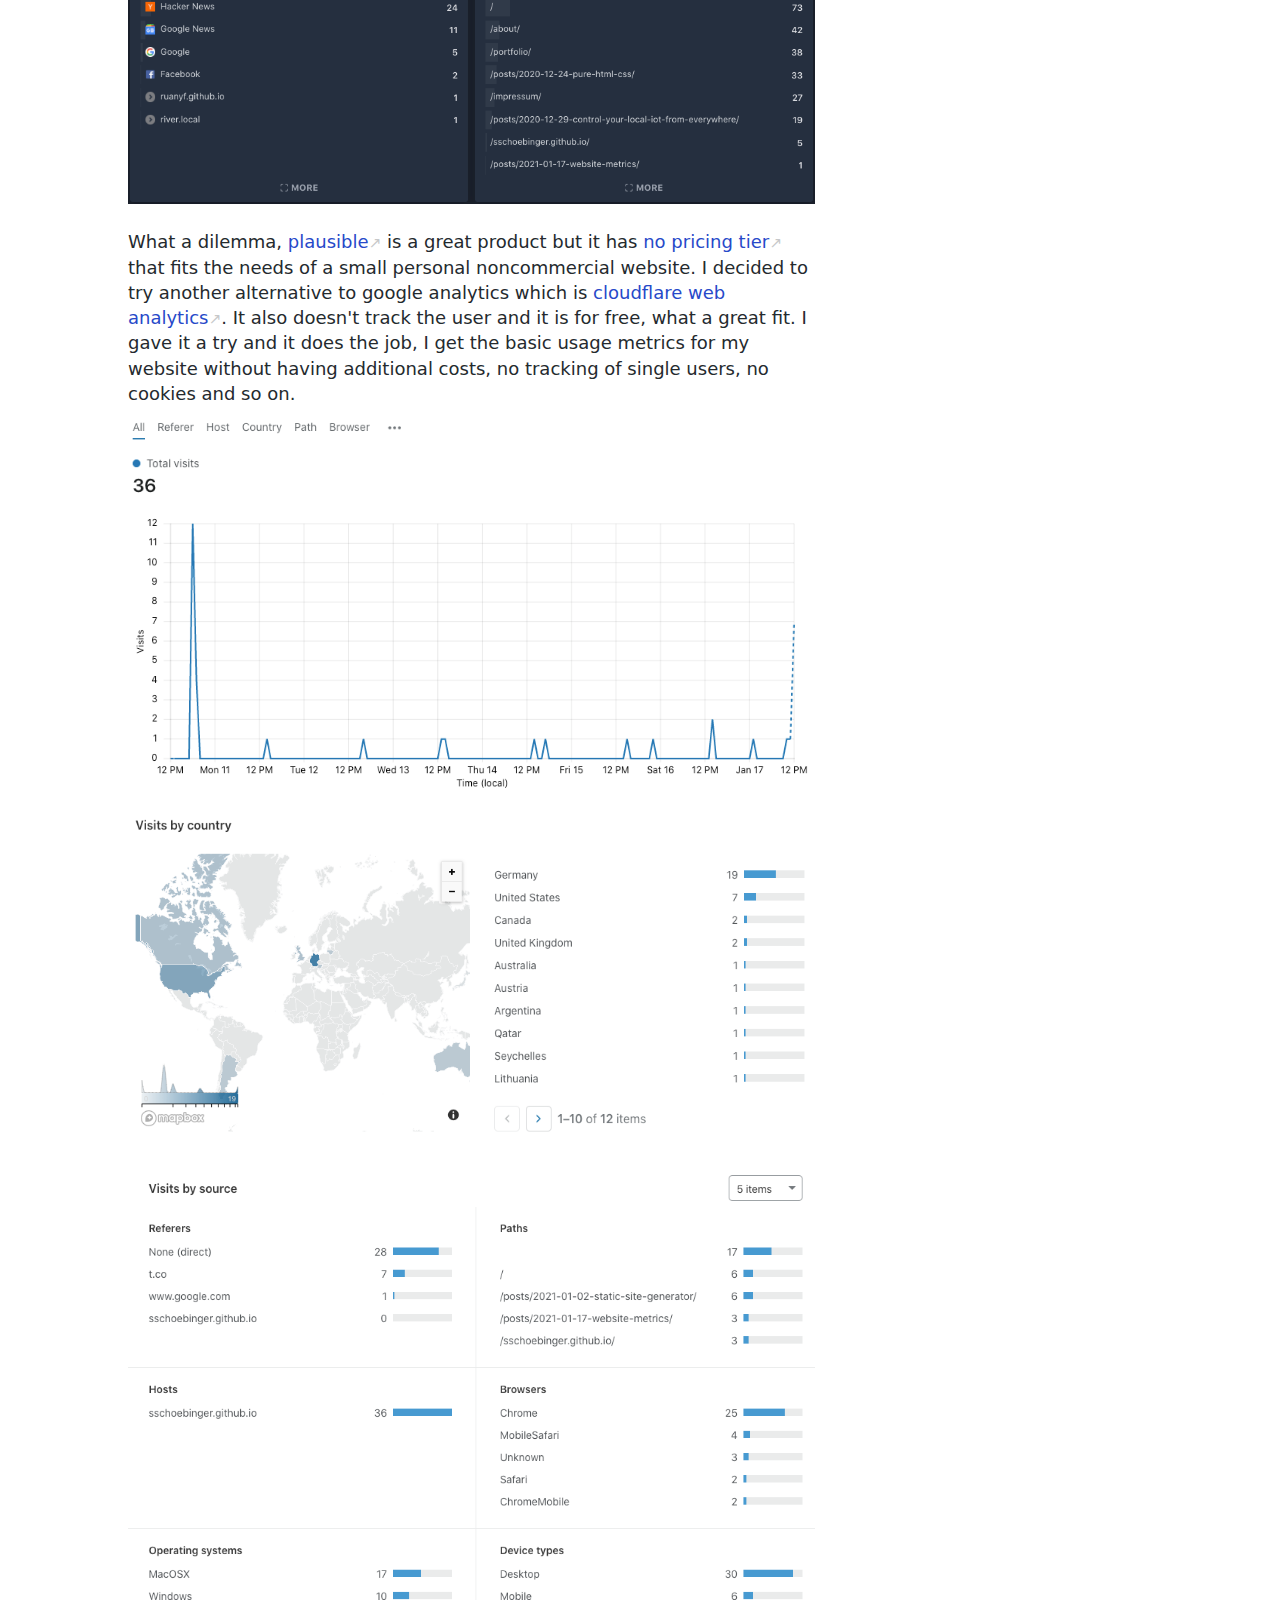
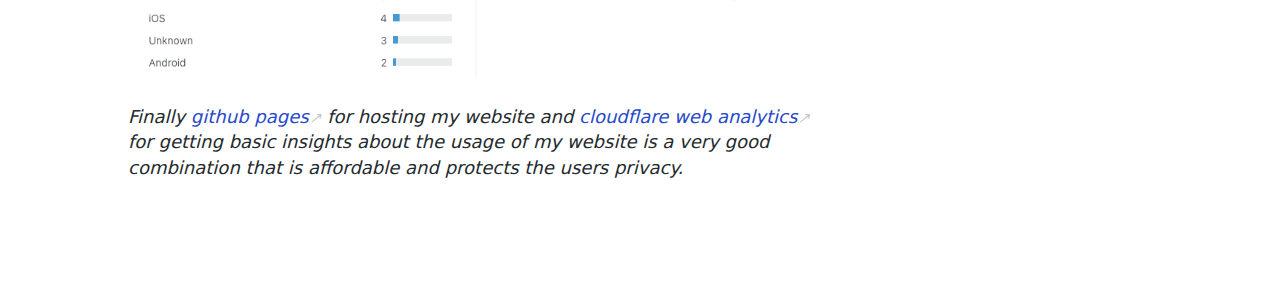
<file: posts/2021-01-17-website-metrics/index.html>
<!DOCTYPE html>
<!-- saved from url=(0014)about:internet -->
<html lang="en">
  <head>
    <meta http-equiv="Content-Type" content="text/html; charset=UTF-8" />

    <meta name="viewport" content="width=device-width,initial-scale=1" />

    <title>Sebastian Schoebinger</title>
    <meta
      name="description"
      content="Sebastian Schoebinger - Software Engineer"
    />

    <!-- Recommended minimum -->
    <meta property="og:url" content="https://sschoebinger.github.io/posts/2021-01-17-website-metrics/" />
    <meta property="og:title" content="Website metrics without tracking the user" />
    <meta
      property="og:description"
      content="how to get basic website metrics without using google analytics"
    />
    <meta property="og:image" content="https://sschoebinger.github.io/img/site-image.png" />
    <meta name="twitter:card" content="summary_large_image" />

    <!-- You could also inline the stylesheet -->
    <link rel="stylesheet" href="/css/style.css" />
  
    <!-- Cloudflare Web Analytics -->
    <script defer src='https://static.cloudflareinsights.com/beacon.min.js' data-cf-beacon='{"token": "9ae4d6b60f054ae2aba7eb16f93a3f47"}'></script>
    <!-- End Cloudflare Web Analytics -->
  </head>
  <body>
    <header>
      <h1>
        <a href="/">Sebastian Schoebinger</a>
      </h1>
      <nav>
        <a href="/about">About</a>
        <a href="/">Blog</a>
        <a href="/portfolio">Portfolio</a>
        <a href="/impressum">Legal</a>
        <!-- <a href="#portfolio">Portfolio</a> -->
      </nav>
    </header>

    <main>
      <section id="home">
        <!-- HOME -->
        
<article>
    <h1>Website metrics without tracking the user</h1>

    <p>During Christmas holidays I started this blog and wrote a few articles in the following weeks. I decided to host my blog with <a href="https://pages.github.com/">github pages</a> and after some time I started asking myself, does anyone read that what I write? Unfortunately <a href="https://pages.github.com/">github pages</a> doesn't provide any metrics about the usage of my website which forced me to add some js analytics snippet or I had to host my website somewhere else. As I don't wanted to move away from <a href="https://pages.github.com/">github pages</a> the first thing that came to my mind was adding <strong>google analytics</strong>.</p>
<p>But as an user I don't like, that I'm being tracked all over the web by a few companies and I didn't like the idea of adding the same tracker to my website.</p>
<p>After a short search I found <a href="https://plausible.io/">plausible</a> which says about itself it is simple, hosted in the EU, 100% self-funded and independent - thats great! Fortunately it has a free trail period of one month which I used to test it. Afterwards it costs $6 per month for up to 10k monthly page views. That feels expensive for basic website metrics of a personal noncommercial website.</p>
<p><strong>10k page views is that much?</strong> One of my blog posts got a few retweets on twitter, nothing special but it produced about 1k page views in 24h. It is very likely that the 10k plan is enough for my blog but if you get more retweets, a good rank at google or hit the first page of hacker news it is very likely that the 10k plan is not enough anymore. But even if it never exceed the 10k page views because you write only one blog post each one or two months you still have to pay $6 per month to see your ~1k monthly page views.</p>
<img src="/img/2021-01-17-plausible-overview.png" alt="structure of my site with 11ty" style="width: 100%;" loading="lazy">
<br/>
<img src="/img/2021-01-17-plausible-details1.png" alt="structure of my site with 11ty" style="width: 100%;" loading="lazy">
<br/>
<img src="/img/2021-01-17-plausible-details2.png" alt="structure of my site with 11ty" style="width: 100%;" loading="lazy">
<br/>
<p>What a dilemma, <a href="https://plausible.io/">plausible</a> is a great product but it has <a href="https://plausible.io/#pricing">no pricing tier</a> that fits the needs of a small personal noncommercial website. I decided to try another alternative to <strong>google analytics</strong> which is <a href="https://www.cloudflare.com/web-analytics/">cloudflare web analytics</a>. It also doesn't track the user and it is for free, what a great fit. I gave it a try and it does the job, I get the basic usage metrics for my website without having additional costs, no tracking of single users, no cookies and so on.</p>
<img src="/img/2021-01-17-cloudflare-overview.png" alt="structure of my site with 11ty" style="width: 100%;" loading="lazy">
<br/>
<img src="/img/2021-01-17-cloudflare-country.png" alt="structure of my site with 11ty" style="width: 100%;" loading="lazy">
<br/>
<img src="/img/2021-01-17-cloudflare-details.png" alt="structure of my site with 11ty" style="width: 100%;" loading="lazy">
<br/>
<p><em>Finally <a href="https://pages.github.com/">github pages</a> for hosting my website and <a href="https://www.cloudflare.com/web-analytics/">cloudflare web analytics</a> for getting basic insights about the usage of my website is a very good combination that is affordable and protects the users privacy.</em></p>

</article>
      </section>
    </main>
  </body>
</html>
</file>
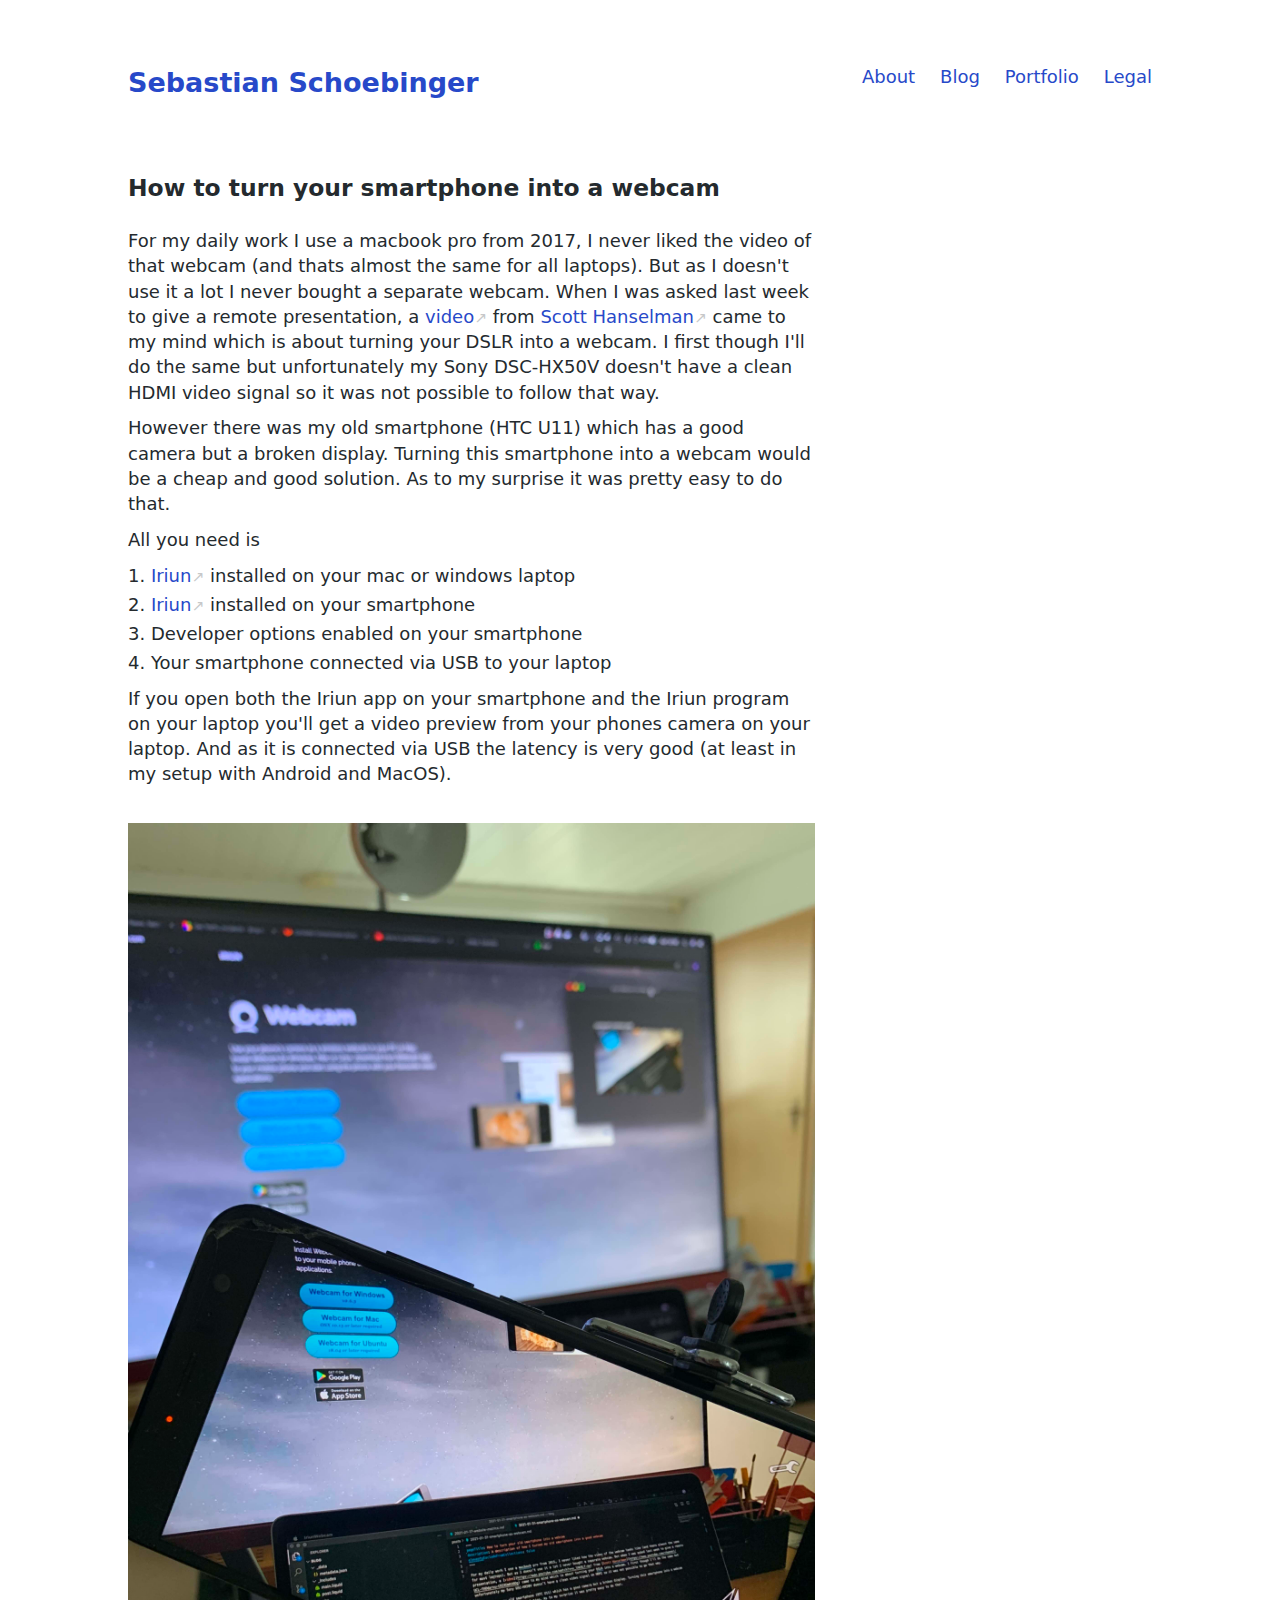
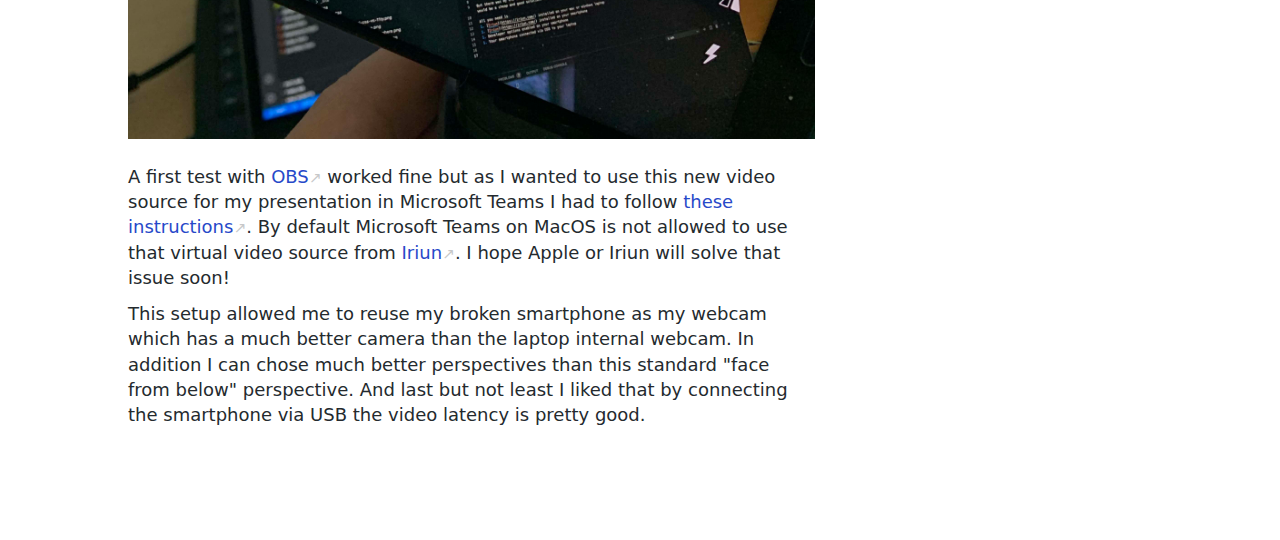
<file: posts/2021-01-31-smartphone-as-webcam/index.html>
<!DOCTYPE html>
<!-- saved from url=(0014)about:internet -->
<html lang="en">
  <head>
    <meta http-equiv="Content-Type" content="text/html; charset=UTF-8" />

    <meta name="viewport" content="width=device-width,initial-scale=1" />

    <title>Sebastian Schoebinger</title>
    <meta
      name="description"
      content="Sebastian Schoebinger - Software Engineer"
    />

    <!-- Recommended minimum -->
    <meta property="og:url" content="https://sschoebinger.github.io/posts/2021-01-31-smartphone-as-webcam/" />
    <meta property="og:title" content="How to turn your smartphone into a webcam" />
    <meta
      property="og:description"
      content="A description of how I turned my broken smartphone into a better webcam"
    />
    <meta property="og:image" content="https://sschoebinger.github.io/img/site-image.png" />
    <meta name="twitter:card" content="summary_large_image" />

    <!-- You could also inline the stylesheet -->
    <link rel="stylesheet" href="/css/style.css" />
  
    <!-- Cloudflare Web Analytics -->
    <script defer src='https://static.cloudflareinsights.com/beacon.min.js' data-cf-beacon='{"token": "9ae4d6b60f054ae2aba7eb16f93a3f47"}'></script>
    <!-- End Cloudflare Web Analytics -->
  </head>
  <body>
    <header>
      <h1>
        <a href="/">Sebastian Schoebinger</a>
      </h1>
      <nav>
        <a href="/about">About</a>
        <a href="/">Blog</a>
        <a href="/portfolio">Portfolio</a>
        <a href="/impressum">Legal</a>
        <!-- <a href="#portfolio">Portfolio</a> -->
      </nav>
    </header>

    <main>
      <section id="home">
        <!-- HOME -->
        
<article>
    <h1>How to turn your smartphone into a webcam</h1>

    <p>For my daily work I use a macbook pro from 2017, I never liked the video of that webcam (and thats almost the same for all laptops). But as I doesn't use it a lot I never bought a separate webcam. When I was asked last week to give a remote presentation, a <a href="https://www.youtube.com/watch?v=x_lHk9Lf-ow">video</a> from <a href="https://www.youtube.com/channel/UCL-fHOdarou-CR2XUmK48Og">Scott Hanselman</a> came to my mind which is about turning your DSLR into a webcam. I first though I'll do the same but unfortunately my Sony DSC-HX50V doesn't have a clean HDMI video signal so it was not possible to follow that way.</p>
<p>However there was my old smartphone (HTC U11) which has a good camera but a broken display. Turning this smartphone into a webcam would be a cheap and good solution. As to my surprise it was pretty easy to do that.</p>
<p>All you need is</p>
<ol>
<li><a href="https://iriun.com/">Iriun</a> installed on your mac or windows laptop</li>
<li><a href="https://iriun.com/">Iriun</a> installed on your smartphone</li>
<li>Developer options enabled on your smartphone</li>
<li>Your smartphone connected via USB to your laptop</li>
</ol>
<p>If you open both the Iriun app on your smartphone and the Iriun program on your laptop you'll get a video preview from your phones camera on your laptop. And as it is connected via USB the latency is very good (at least in my setup with Android and MacOS).</p>
<br/>
<img src="/img/2021-01-31-iriun.jpg" alt="iriun on smartphone and laptop" style="width: 100%;" loading="lazy">
<br/>
<p>A first test with <a href="https://obsproject.com/">OBS</a> worked fine but as I wanted to use this new video source for my presentation in Microsoft Teams I had to follow <a href="https://answers.microsoft.com/en-us/msteams/forum/msteams_tfb-msteams_tfmac/microsoft-teams-mac-os-client-is-not-recognizing/d9e863be-d9a4-4d03-a4b8-1b5c7df58828">these instructions</a>. By default Microsoft Teams on MacOS is not allowed to use that virtual video source from <a href="https://iriun.com/">Iriun</a>. I hope Apple or Iriun will solve that issue soon!</p>
<p>This setup allowed me to reuse my broken smartphone as my webcam which has a much better camera than the laptop internal webcam. In addition I can chose much better perspectives than this standard &quot;face from below&quot; perspective. And last but not least I liked that by connecting the smartphone via USB the video latency is pretty good.</p>

</article>
      </section>
    </main>
  </body>
</html>
</file>
<file: css/style.css>
* {
  margin: 0;
  padding: 0;
  box-sizing: border-box;

  /* Color scheme */

  --textcolor: #242a2e;
  --bgcolor: #fff;
  --highlight: #2749c9;
  --boldtextcolor: #242a2e;
}

@media (prefers-color-scheme: dark) {
  * {
    --textcolor: #dadada;
    --bgcolor: #161c21;
    --highlight: #ffc400;
    --boldtextcolor: #eadfb5;
  }
}

body {
  font-size: 18px;
  font-family: system-ui, sans-serif;
  line-height: 1.4;
  color: var(--textcolor);
  background: var(--bgcolor);
  position: relative;
  max-width: 64em; /* remove this for a full-width layout */
  margin: 0 auto; /* centers the layout */
}

/* ------- Sections ------- */

section {
  padding: calc(6em + 5vw) 5vw 8vw 5vw;
  /* ! Everything below is needed ! */
  display: none;
  position: absolute;
  top: 0;
  min-height: 100vh;
  width: 100%;
  background: var(--bgcolor);
}

section:target {
  /* Show section */
  display: block;
}

section#home {
  /* Show #home by default */
  display: block;
}

.flex-container {
  /* We first create a flex layout context */
  display: flex;

  /* Then we define the flow direction 
     and if we allow the items to wrap 
   * Remember this is the same as:
   * flex-direction: row;
   * flex-wrap: wrap;
   */
  flex-flow: row wrap;

  /* Then we define how is distributed the remaining space */
  justify-content: space-between;

  padding: 0;
  margin: 0;
}

.flex-header {
  /* We first create a flex layout context */
  display: flex;

  /* Then we define the flow direction 
     and if we allow the items to wrap 
   * Remember this is the same as:
   * flex-direction: row;
   * flex-wrap: wrap;
   */
  flex-flow: row wrap;

  /* Then we define how is distributed the remaining space */
  justify-content: center;

  padding: 0;
  margin: 0;
}

.flex-item {
  padding: 5px;
  width: auto;
  height: auto;
  /* text-align: center; */
}

/* ------- Header ------- */

header {
  padding: 5vw 5vw 0 5vw;
  display: flex;
  flex-wrap: wrap;
  position: absolute;
  width: 100%;
  z-index: 2;
}

header h1 {
  font-size: 1.5em;
  flex: 1; /* pushes nav to the right */
  white-space: nowrap;
  padding: 0 5vw 0.5em 0;
}

nav a:not(:last-of-type) {
  margin-right: 1.5vw;
}

/* ------- General ------- */

a {
  text-decoration: none;
  color: var(--highlight);
}

a:hover {
  border-bottom: 1px solid;
}

section h1 {
  font-size: 1.3em;
  margin: 0 0 1em 0;
}

h2,
h3,
h4 {
  font-size: 1em;
  font-weight: 600;
  margin: 1.6em 0 0.6em 0;
}

p,
ul,
ol,
article {
  max-width: 60ch; /* Limit line-length to 60 characters */
  margin-bottom: 0.6em;
}

ul li::marker {
  content: "\2022   ";
}

li {
  margin-bottom: 0.2em;
}

ul,
ol {
  padding-left: 2ch;
}

b,
strong {
  font-weight: 500;
  color: var(--boldtextcolor);
}

small {
  font-size: 0.85em;
}

hr {
  height: 1px;
  border: 0;
  background: currentColor;
  opacity: 0.1;
  margin: 1.2em 0;
}

abbr {
  text-decoration: none;
}

abbr[title]:hover {
  opacity: 0.7;
  cursor: help;
}

blockquote {
  padding-left: 2ch;
  opacity: 0.7;
  margin-bottom: 0.6em;
  position: relative;
}

blockquote:before {
  content: "";
  position: absolute;
  left: 0;
  top: 0.3em;
  bottom: 0.3em;
  background: currentColor;
  width: 1px;
  opacity: 0.2;
}

img,
svg,
video,
audio {
  display: block;
  max-width: 100%;
  height: auto;
  fill: currentColor;
}

.img {
  padding: 5px;
  border: solid 1px #efefef;
}
a:hover img {
  border: solid 1px #ccc;
  -moz-box-shadow: 1px 1px 5px #999;
  -webkit-box-shadow: 1px 1px 5px #999;
  box-shadow: 1px 1px 5px #999;
}

code,
textarea {
  font-family: ui-monospace, SF Mono, Menlo, Monaco, Andale Mono, monospace;
  font-size: 1em;
  opacity: 0.7;
}

a code {
  opacity: 1;
}

pre,
textarea {
  /* for code samples */
  font-size: 0.9em;
  color: inherit;
  line-height: inherit;
  padding: 0.6em 0.9em;
  margin: 0.8em 0 1em 0;
  position: relative;
  display: block;
  width: 100%;
  white-space: pre;
  border: 0;
  border-radius: 4px;
  background: rgba(255, 255, 100, 0.075);
  box-shadow: inset 1px 1px 0 rgba(0, 0, 0, 0.2),
    inset -1px -1px 0 rgba(0, 0, 0, 0.04);
}

/* Inline footnotes */

label {
  cursor: pointer;
  vertical-align: super;
  line-height: 1;
  font-size: 0.75em;
  padding-left: 0.1em;
}

label:hover {
  color: var(--highlight);
}

label:before {
  content: "[";
}
label:after {
  content: "]";
}

label + input,
label + input + small {
  display: none;
}

input:checked + small {
  display: block;
  padding: 0.8em 0 1em 2.5vw;
}

/* Figures */

figure {
  margin: 2em 0 1.5em 0;
}

figure figcaption {
  margin: 0.8em 0 0 0;
  font-size: 0.85em;
  opacity: 0.7;
}

/* Responsive video embeds */

figure.video {
  position: relative;
  padding-bottom: 56.25%; /* 16:9 */
  height: 0;
  overflow: hidden;
}

figure.video iframe,
figure.video object,
figure.video embed {
  position: absolute;
  top: 0;
  left: 0;
  width: 100%;
  height: 100%;
  border: 0;
  visibility: hidden; /* so loading="lazy" should work? */
}

section:target iframe {
  visibility: visible;
}

/* External links */

a[href*="//"]:after
{
  font-weight: 300;
  font-size: 0.85em;
  content: "\2197"; /* top right arrow: ↗ */
  color: var(--textcolor);
  opacity: 0.25;
}

a[href*="//"]:hover:after
{
  color: var(--highlight);
  opacity: 1;
}

/* File links */

a:before {
  font-size: 0.7em;
  margin-right: 0.4em;
}

/* Add more filetypes here if you want */

a[href$=".pdf"]:before {
  content: "PDF";
}
a[href$=".txt"]:before {
  content: "TXT";
}
a[href$=".mp3"]:before {
  content: "MP3";
}
a[href$=".zip"]:before {
  content: "ZIP";
}
a[href$=".rar"]:before {
  content: "RAR";
}
a[href$=".jpeg"]:before,
a[href$=".jpg"]:before,
a[href$=".gif"]:before,
a[href$=".png"]:before {
  content: "IMG";
}

/* ------- News ------- */

article + article {
  margin-top: 4.5em;
}

article h2 {
  font-weight: 700;
  margin: 0 0 1em 0;
}

article time {
  margin-left: 0.6em;
  font-size: 0.8em;
  font-weight: 400;
  opacity: 0.7;
}

/* ------- Images Grid ------- */

.grid {
  display: grid;
  grid-gap: 5vmin;
  grid-template-columns: repeat(
    auto-fill,
    minmax(150px, 1fr)
  ); /* 150px = minimum image size */
  grid-auto-flow: dense;
  padding: 2em 0;
}

.grid a {
  position: relative;
  border: 0;
}

.grid a:hover {
  transform: scale(0.975);
}

/* For a square ratio */
.grid a:before {
  content: "";
  display: block;
  padding-top: 100%;
}

.grid a img {
  position: absolute;
  top: 0;
  width: 100%;
  height: 100%;
  object-fit: contain;
}

/* ------- Slideshow ------- */

.slides {
  position: fixed;
  top: 0;
  left: 0;
  right: 0;
  height: 100vh;
  overflow-y: scroll;
  scroll-snap-type: y mandatory;
}

.slides figure {
  height: 100vh;
  padding: 0 5vw;
  margin: 0;
  display: grid;
  place-items: center;
  align-content: center;
  scroll-snap-align: center;
}

.slides figure img {
  max-height: 88vh; /* Adjust if needed */
}

.slides figure.cover {
  padding: 0;
}

.slides figure.cover img {
  max-height: none;
  position: absolute;
  z-index: -1;
  width: 100vw;
  height: 100vh;
  object-fit: cover;
}

/* ------- Lightbox ------- */

.lightbox {
  display: none;
  color: var(--textcolor);
}

.lightbox:target {
  position: fixed;
  top: 0;
  right: 0;
  bottom: 0;
  left: 0;
  display: grid;
  place-items: center;
  align-content: center;
  background: var(--bgcolor);
  border: 0;
  z-index: 3;
}

.lightbox img {
  max-height: 100vh;
  z-index: 4;
}

.lightbox:target:before {
  /* Loading spinner */
  content: "";
  height: 2em;
  width: 2em;
  animation: spin 0.8s infinite linear;
  border: 1px solid;
  border-right-color: transparent;
  border-radius: 50%;
  display: block;
  position: absolute;
  transform: translateX(-50%);
  opacity: 0.25;
}

@keyframes spin {
  0% {
    transform: rotate(0deg);
  }
  100% {
    transform: rotate(360deg);
  }
}

.lightbox:target:after {
  /* × to close */
  content: "\00D7";
  position: fixed;
  font-size: 2em;
  font-weight: 200;
  line-height: 0;
  top: 0.75em;
  right: 0.5em;
  z-index: 4;
}

/* ------- Smaller screens ------- */

@media only screen and (max-width: 680px) {
  body {
    font-size: 16px;
  }
}

@media only screen and (max-width: 540px) {
  nav {
    width: 100%;
  } /* Fix for older webkit versions */
}

/* ------- Print ------- */

@media print {
  nav,
  .lightbox:target:after {
    display: none;
  }

  article,
  figure,
  img {
    page-break-inside: avoid;
    break-inside: avoid;
  }

  /* Inline footnotes */

  label + input + small {
    display: inline;
  }
  label + input + small:before {
    content: "[";
  }
  label + input + small:after {
    content: "]";
  }

  /* Slides */

  .slides,
  .slides figure {
    position: relative;
    height: auto;
    padding: 0;
  }

  .slides figure img,
  .slides figure.cover img {
    max-height: auto;
    position: relative;
    z-index: 1;
    width: auto;
    height: 100vh;
    object-fit: contain;
  }
}
</file>
